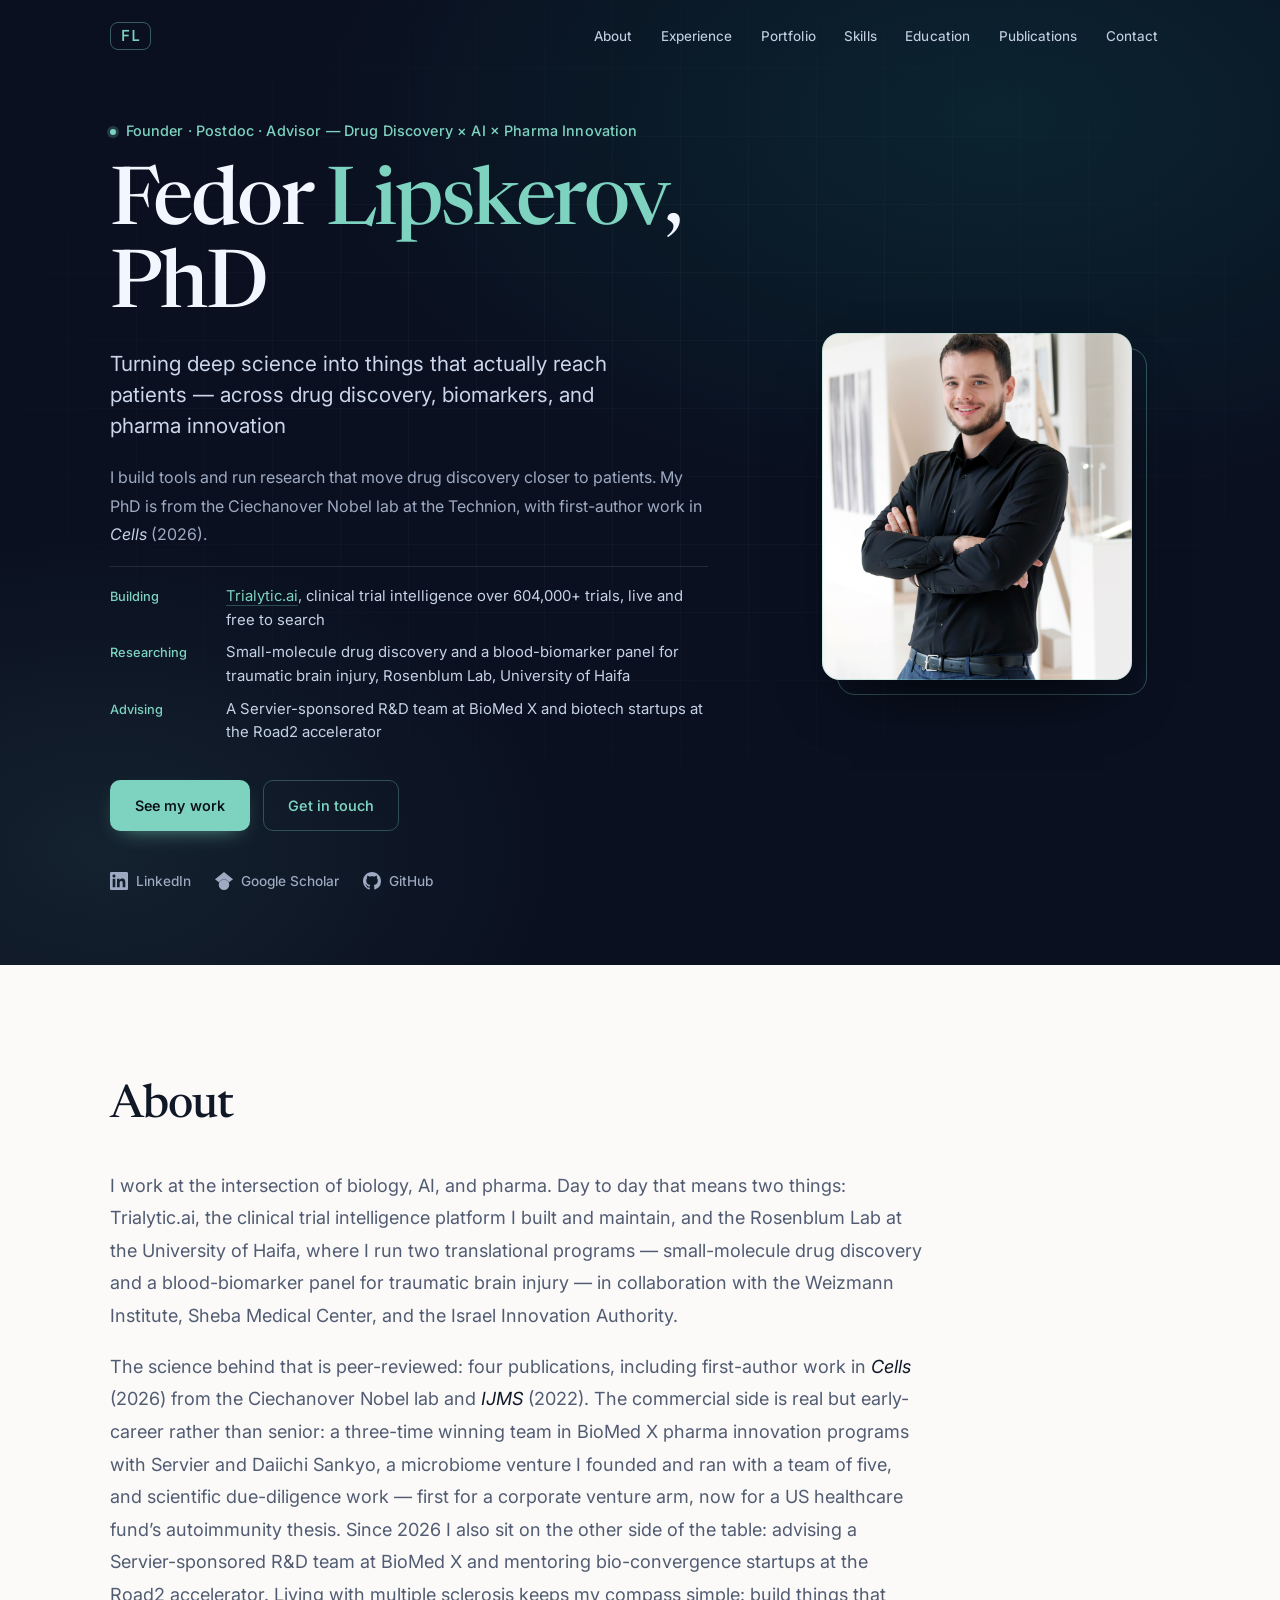
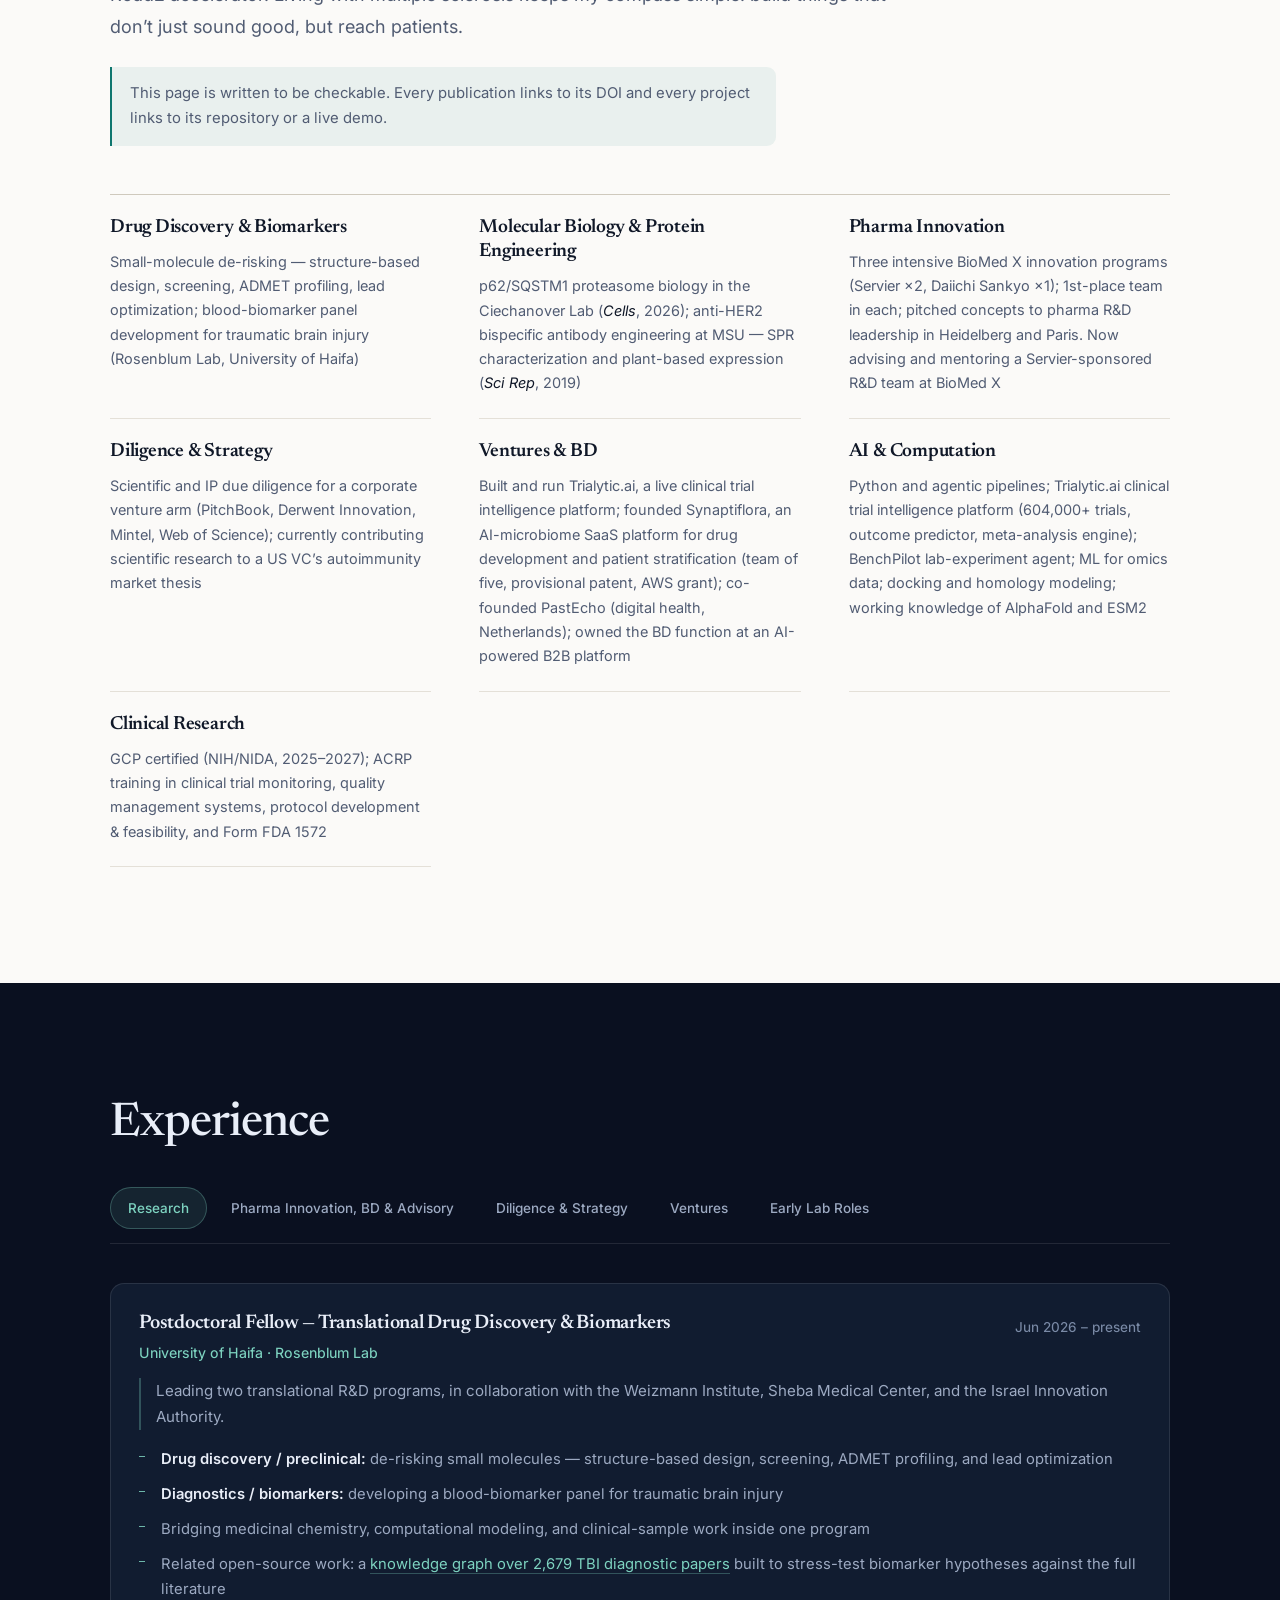
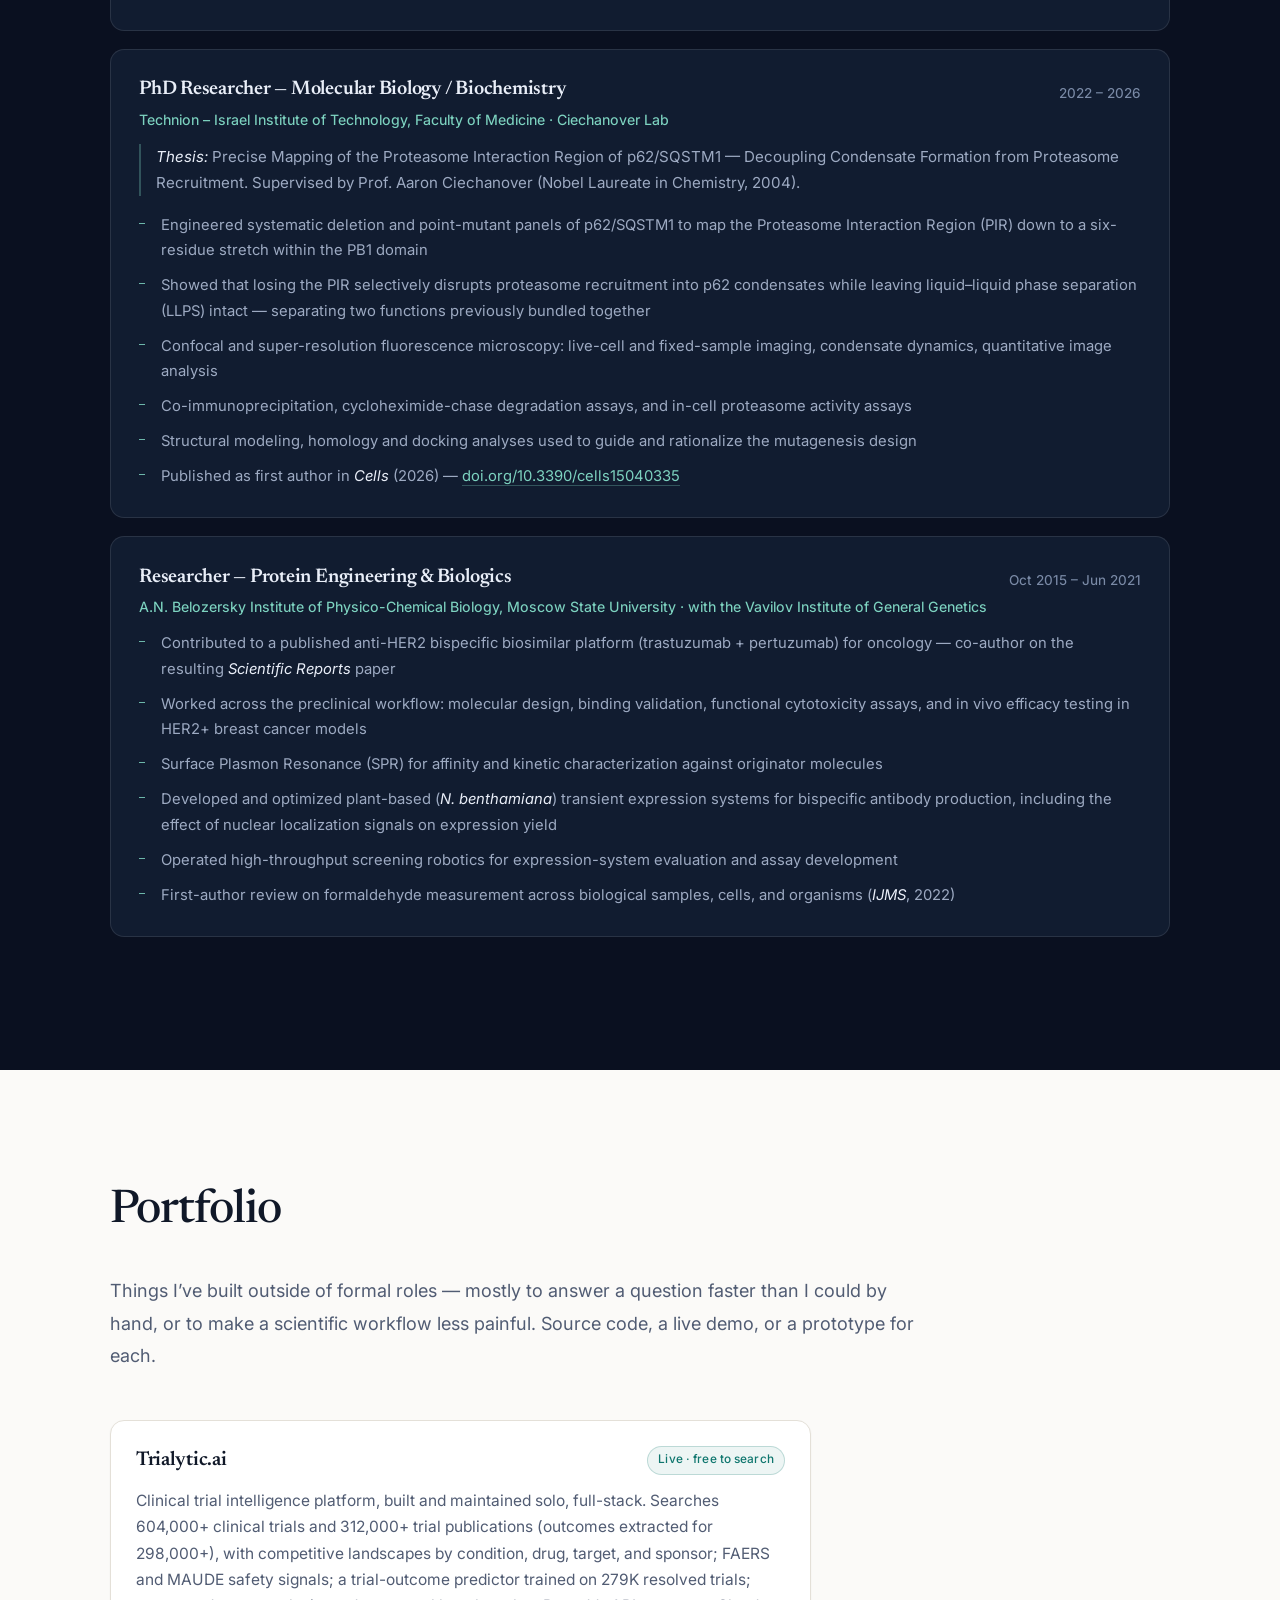
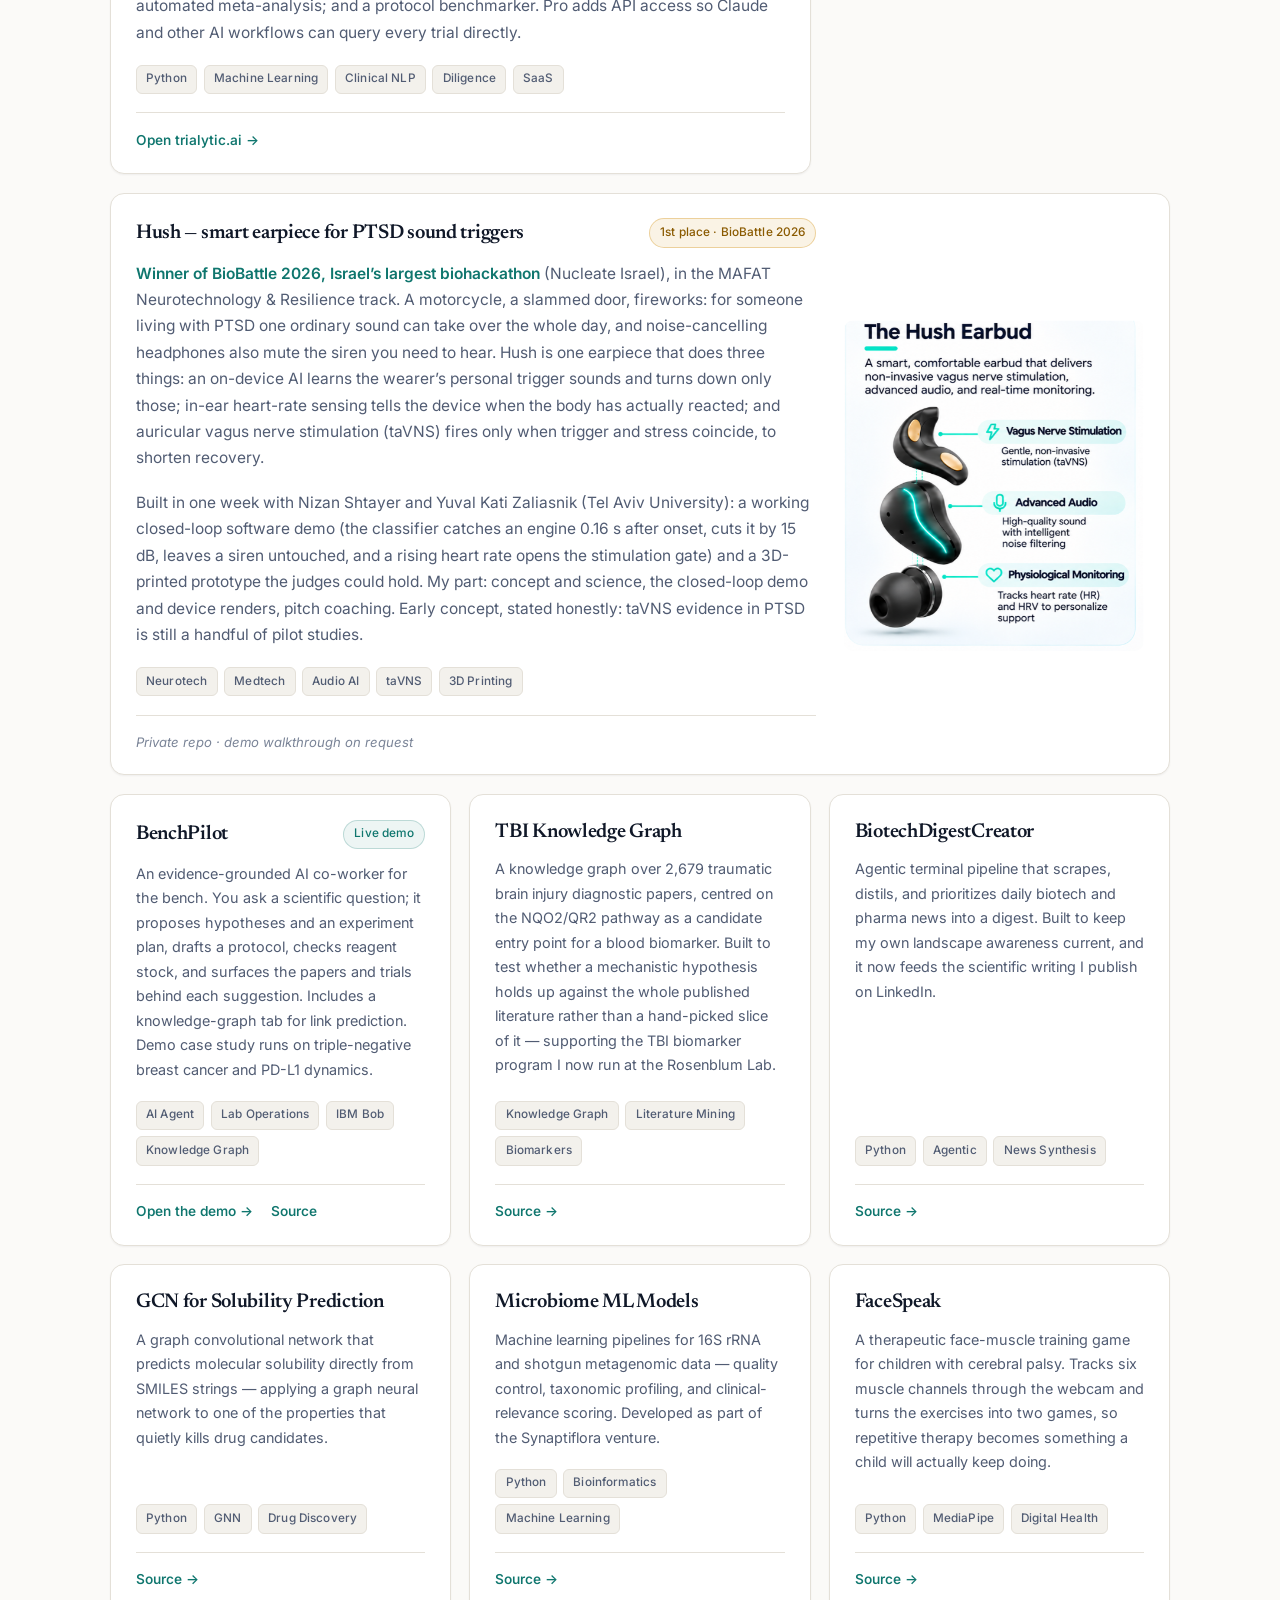
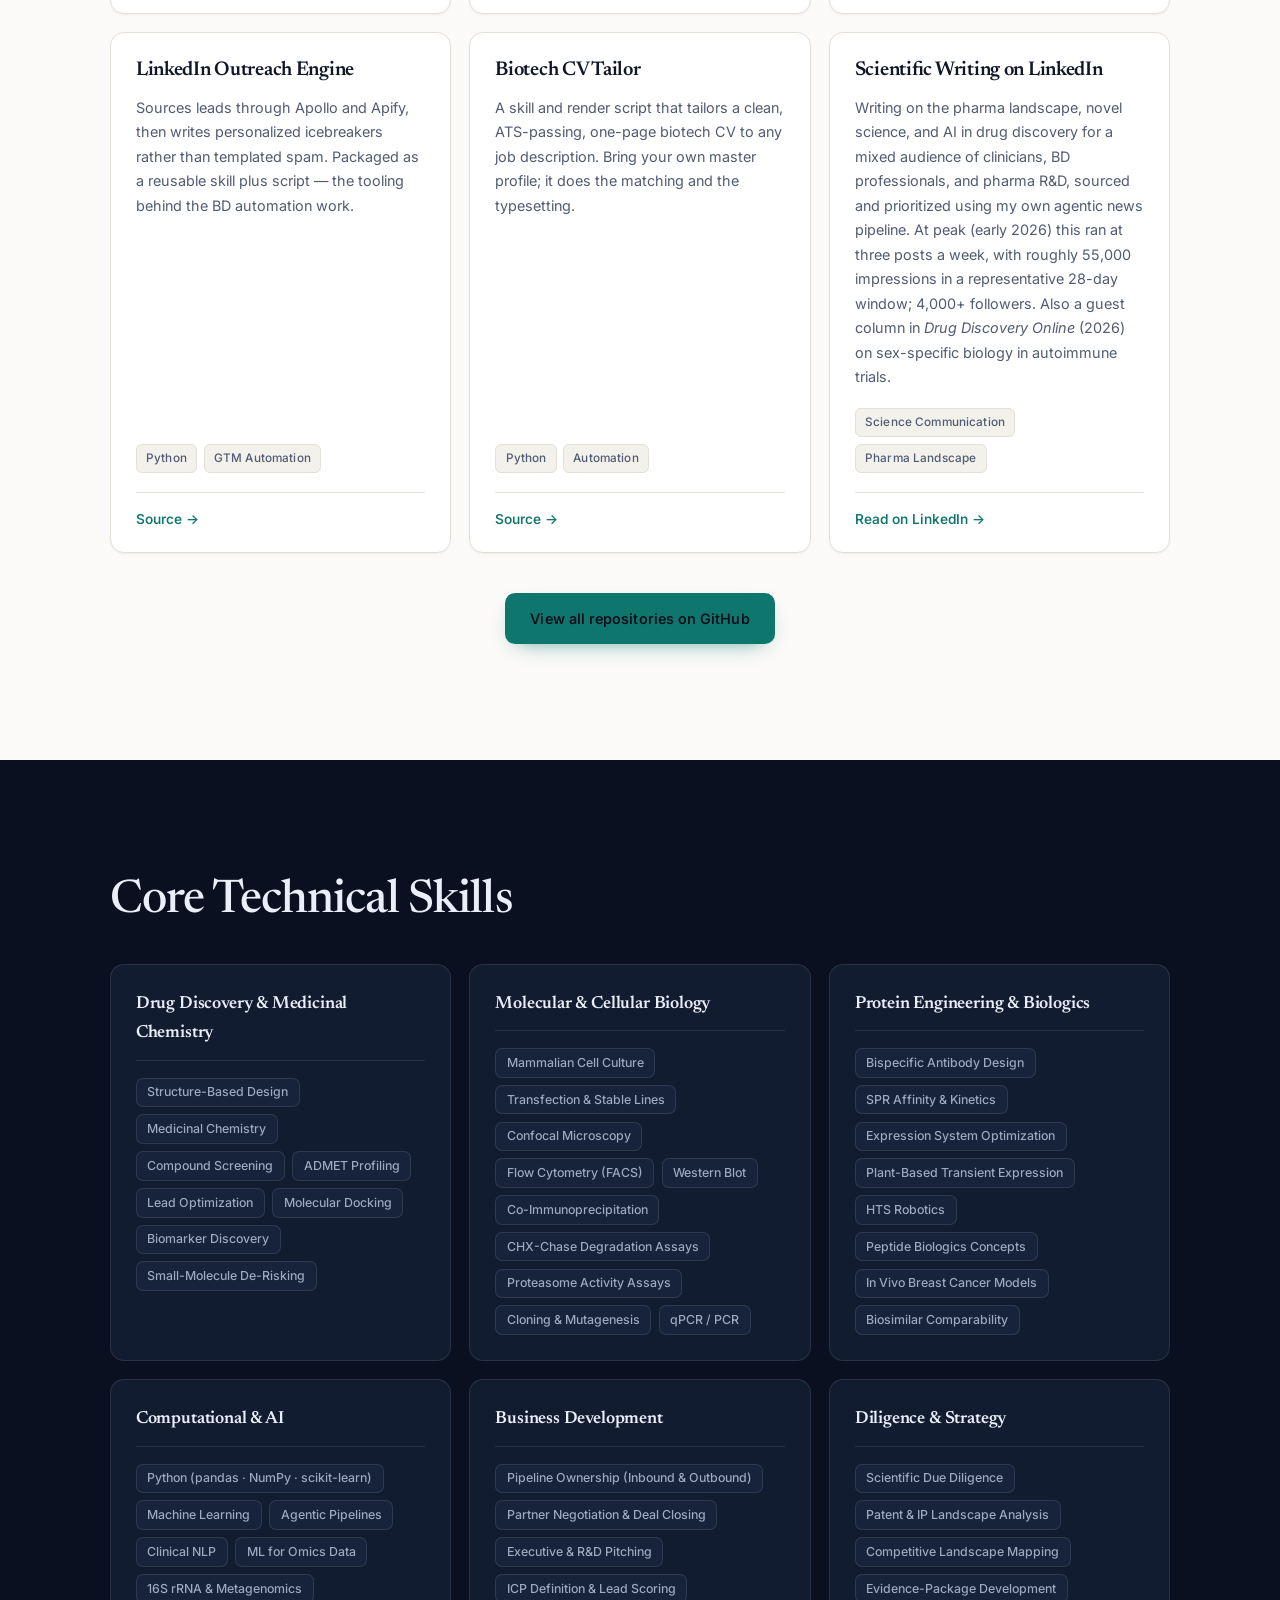
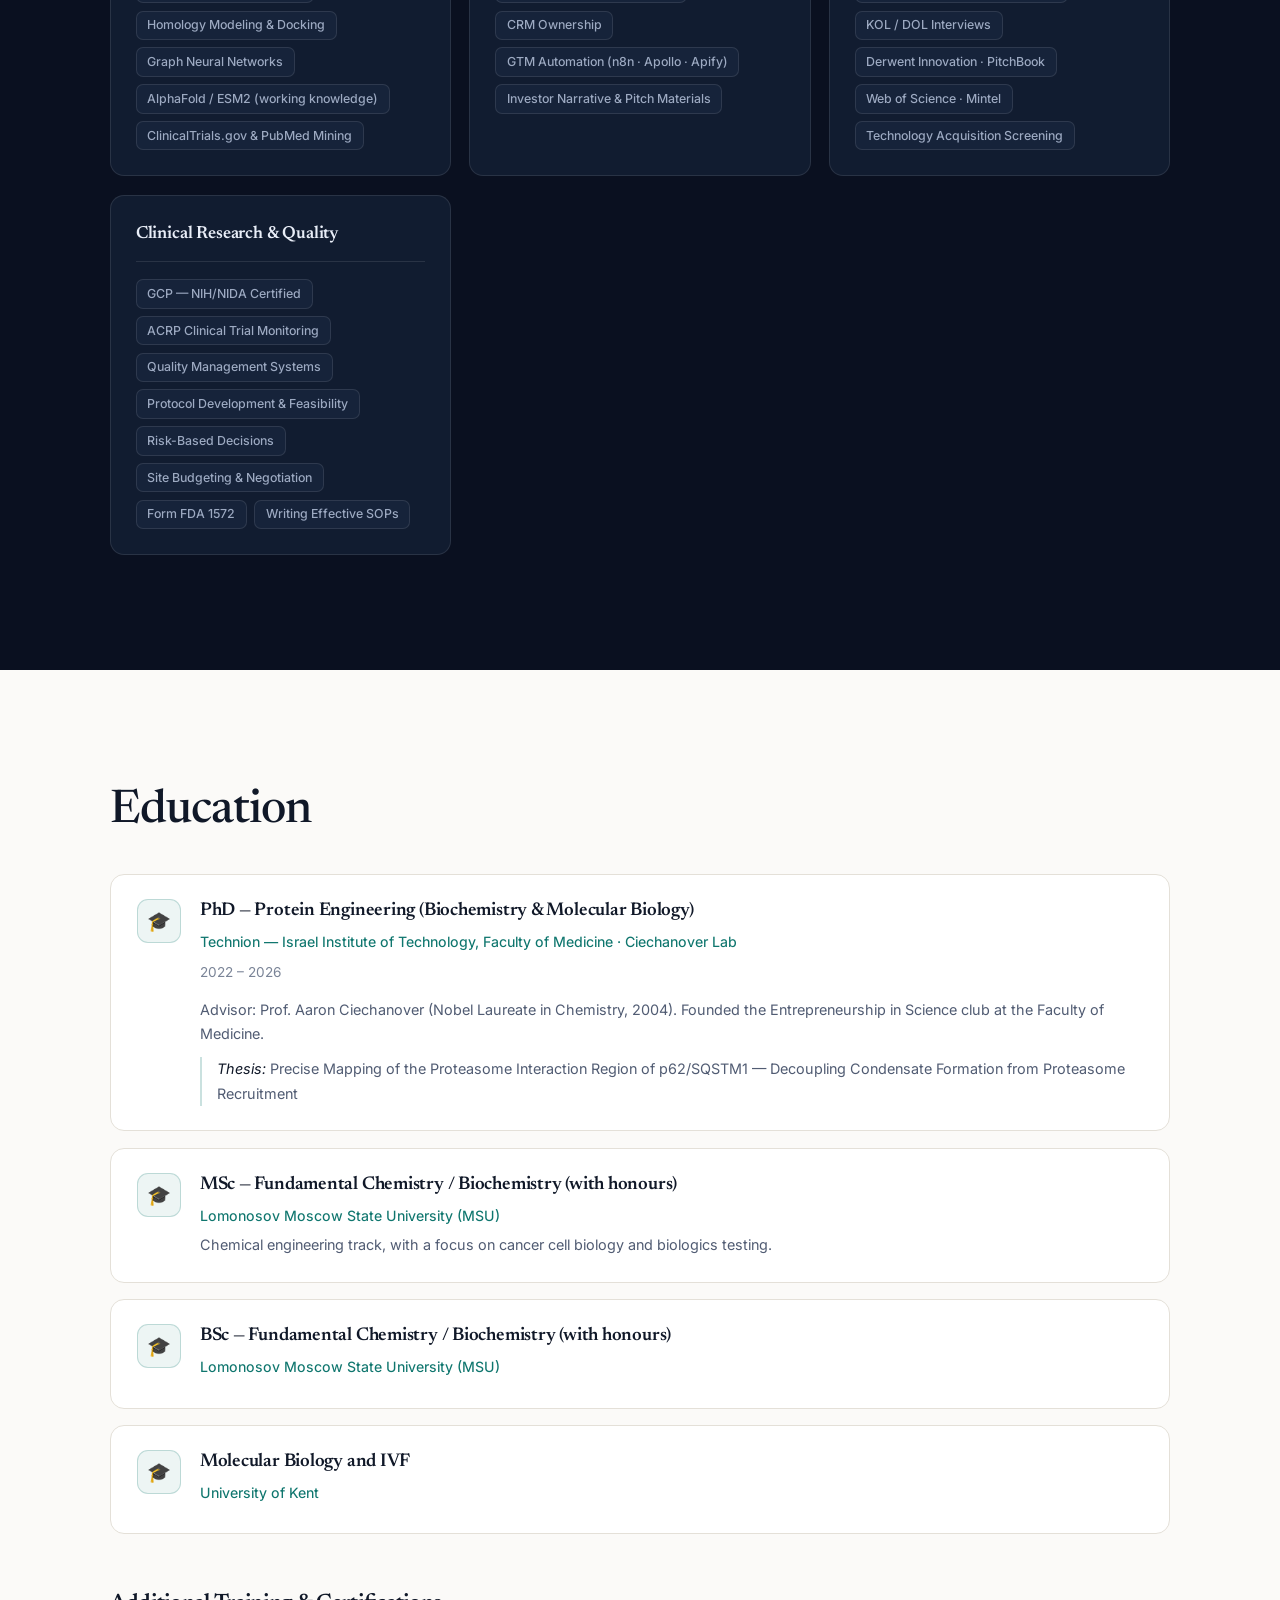
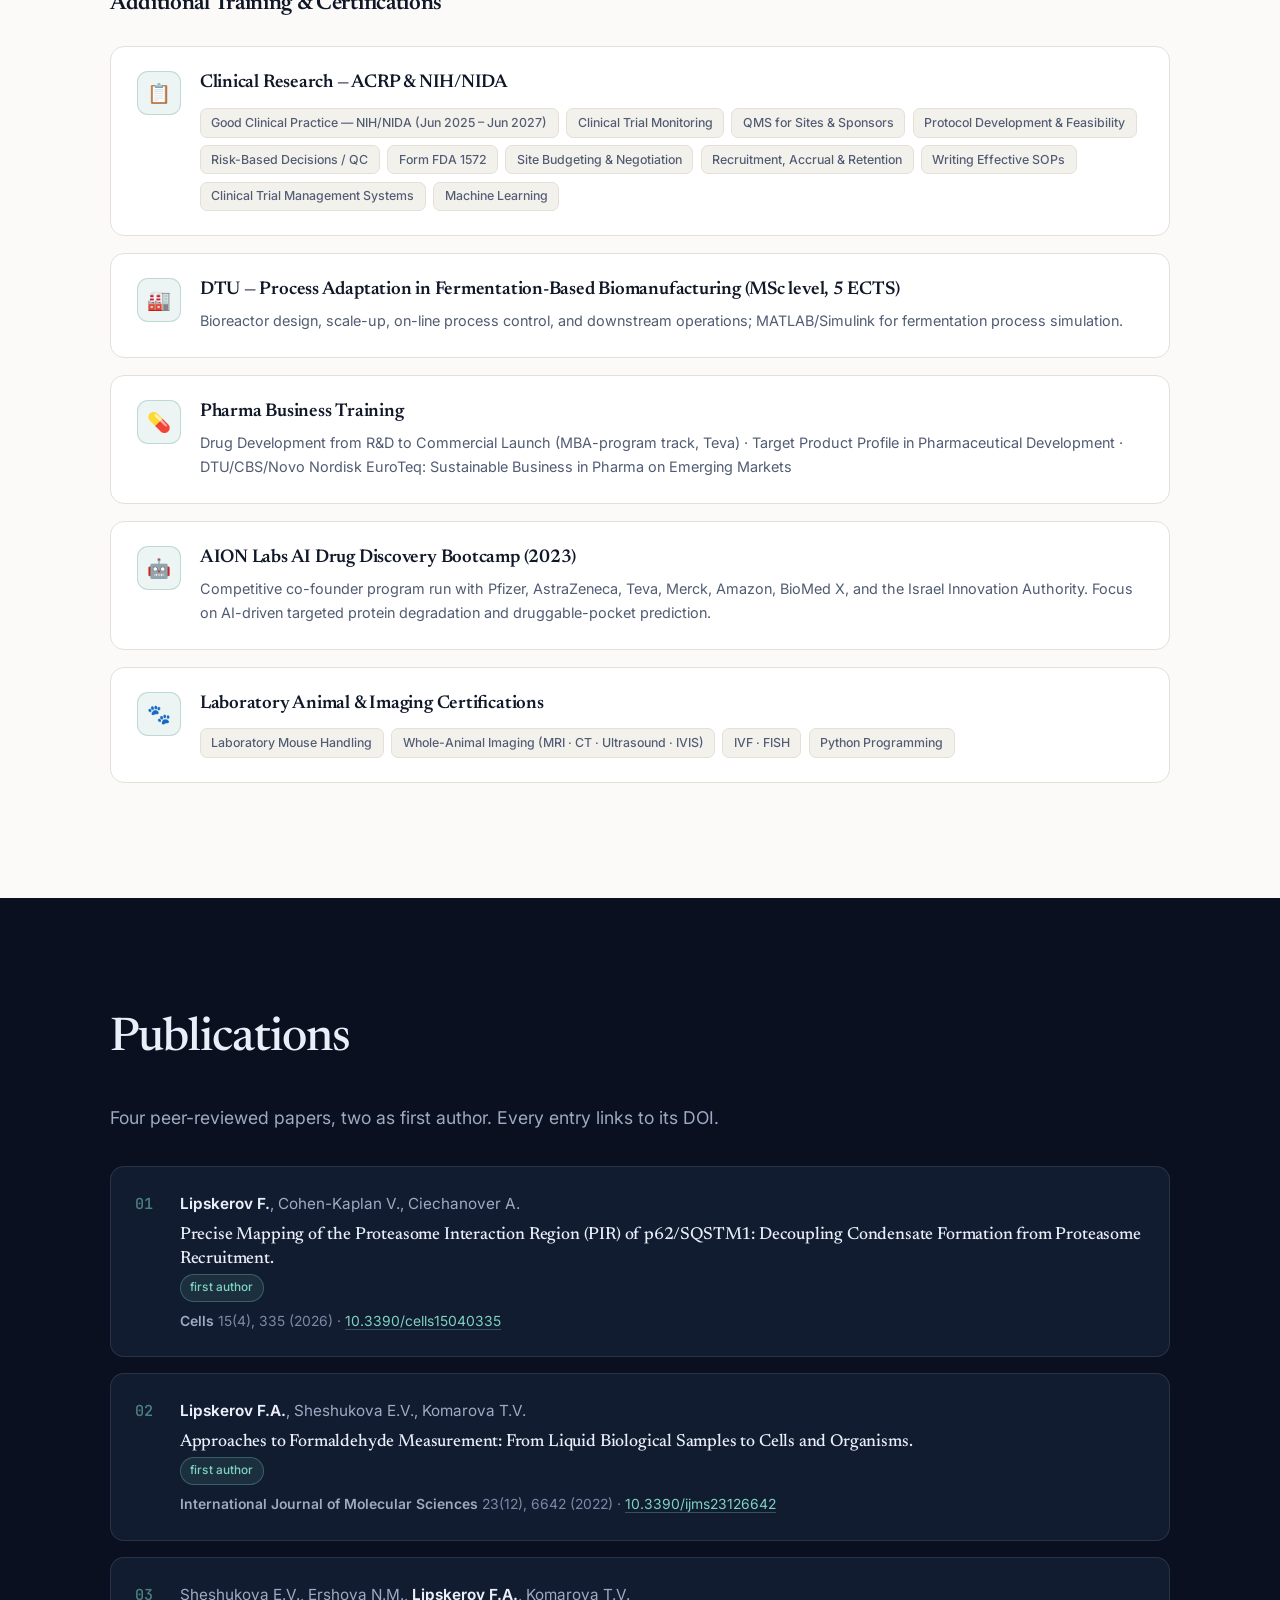
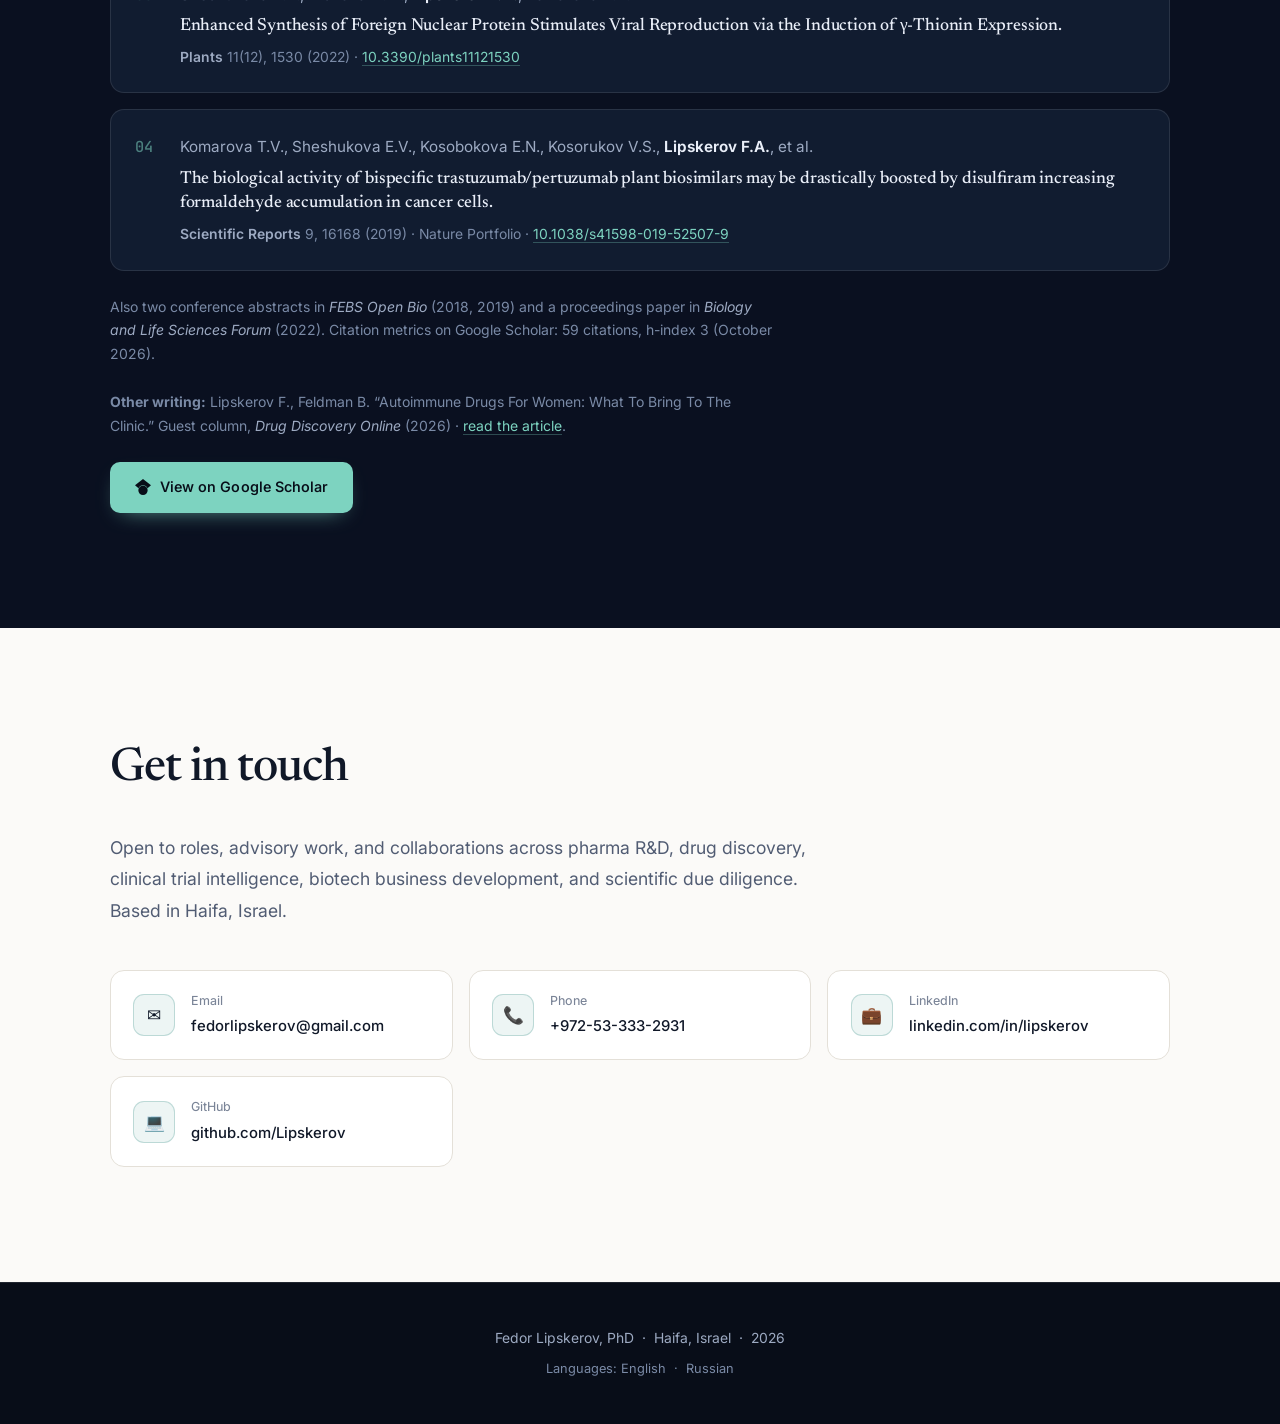
<file: index.html>
<!DOCTYPE html>
<html lang="en">
<head>
  <meta charset="UTF-8" />
  <meta name="viewport" content="width=device-width, initial-scale=1.0" />
  <title>Fedor Lipskerov, PhD – Founder · Postdoc · Advisor — Drug Discovery × AI × Pharma Innovation</title>
  <meta name="description" content="Fedor Lipskerov, PhD – founder of Trialytic.ai (clinical trial intelligence), postdoctoral fellow at the University of Haifa (Rosenblum Lab), and advisor to pharma R&amp;D teams and biotech startups. Drug discovery, biomarkers, AI, and pharma innovation. Haifa, Israel." />
  <link rel="stylesheet" href="style.css" />
  <link rel="preconnect" href="https://fonts.googleapis.com" />
  <link rel="preconnect" href="https://fonts.gstatic.com" crossorigin />
  <link href="https://fonts.googleapis.com/css2?family=Inter:wght@300..700&family=Newsreader:ital,opsz,wght@0,6..72,400..600;1,6..72,400&family=JetBrains+Mono:wght@400;500&display=swap" rel="stylesheet" />
</head>
<body>

  <div id="scrollProgress" aria-hidden="true"></div>

  <!-- ========== NAVBAR ========== -->
  <nav id="navbar">
    <div class="nav-container">
      <div class="nav-logo">FL</div>
      <ul class="nav-links" id="navLinks">
        <li><a href="#about">About</a></li>
        <li><a href="#experience">Experience</a></li>
        <li><a href="#portfolio">Portfolio</a></li>
        <li><a href="#skills">Skills</a></li>
        <li><a href="#education">Education</a></li>
        <li><a href="#publications">Publications</a></li>
        <li><a href="#contact">Contact</a></li>
      </ul>
      <button class="mobile-menu-btn" id="menuBtn" aria-label="Toggle menu">&#9776;</button>
    </div>
  </nav>

  <!-- ========== HERO ========== -->
  <section id="hero">
    <div class="hero-content">
      <div class="hero-text">
        <span class="hero-tag">Founder &middot; Postdoc &middot; Advisor &mdash; Drug Discovery &times; AI &times; Pharma Innovation</span>
        <h1>Fedor <span class="accent">Lipskerov</span>, PhD</h1>
        <p class="hero-subtitle">Turning deep science into things that actually reach patients &mdash; across drug discovery, biomarkers, and pharma innovation</p>
        <p class="hero-desc">
          I build tools and run research that move drug discovery closer to patients. My PhD is from the
          Ciechanover Nobel lab at the Technion, with first-author work in <em>Cells</em> (2026).
        </p>
        <dl class="hero-now">
          <div><dt>Building</dt><dd><a href="https://trialytic.ai/" target="_blank" rel="noopener" class="inline-link">Trialytic.ai</a>, clinical trial intelligence over 604,000+ trials, live and free to search</dd></div>
          <div><dt>Researching</dt><dd>Small-molecule drug discovery and a blood-biomarker panel for traumatic brain injury, Rosenblum Lab, University of Haifa</dd></div>
          <div><dt>Advising</dt><dd>A Servier-sponsored R&amp;D team at BioMed X and biotech startups at the Road2 accelerator</dd></div>
        </dl>
        <div class="hero-btns">
          <a href="#portfolio" class="btn btn-primary">See my work</a>
          <a href="#contact" class="btn btn-outline">Get in touch</a>
        </div>
        <div class="hero-socials">
          <a href="https://www.linkedin.com/in/lipskerov" target="_blank" rel="noopener" class="social-link">
            <svg viewBox="0 0 24 24" fill="currentColor" width="18" height="18" aria-hidden="true">
              <path d="M20.447 20.452h-3.554v-5.569c0-1.328-.027-3.037-1.852-3.037-1.853 0-2.136 1.445-2.136 2.939v5.667H9.351V9h3.414v1.561h.046c.477-.9 1.637-1.85 3.37-1.85 3.601 0 4.267 2.37 4.267 5.455v6.286zM5.337 7.433c-1.144 0-2.063-.926-2.063-2.065 0-1.138.92-2.063 2.063-2.063 1.14 0 2.064.925 2.064 2.063 0 1.139-.925 2.065-2.064 2.065zm1.782 13.019H3.555V9h3.564v11.452zM22.225 0H1.771C.792 0 0 .774 0 1.729v20.542C0 23.227.792 24 1.771 24h20.451C23.2 24 24 23.227 24 22.271V1.729C24 .774 23.2 0 22.222 0h.003z"/>
            </svg>
            LinkedIn
          </a>
          <a href="https://scholar.google.com/citations?user=RN_mG_8AAAAJ" target="_blank" rel="noopener" class="social-link">
            <svg viewBox="0 0 24 24" fill="currentColor" width="18" height="18" aria-hidden="true">
              <path d="M5.242 13.769L0 9.5 12 0l12 9.5-5.242 4.269C17.548 11.249 14.978 9.5 12 9.5c-2.977 0-5.548 1.748-6.758 4.269zM12 10a7 7 0 1 0 0 14 7 7 0 0 0 0-14z"/>
            </svg>
            Google Scholar
          </a>
          <a href="https://github.com/Lipskerov" target="_blank" rel="noopener" class="social-link">
            <svg viewBox="0 0 24 24" fill="currentColor" width="18" height="18" aria-hidden="true">
              <path d="M12 0C5.37 0 0 5.37 0 12c0 5.31 3.435 9.795 8.205 11.385.6.105.825-.255.825-.57 0-.285-.015-1.23-.015-2.235-3.015.555-3.795-.735-4.035-1.41-.135-.345-.72-1.41-1.23-1.695-.42-.225-1.02-.78-.015-.795.945-.015 1.62.87 1.845 1.23 1.08 1.815 2.805 1.305 3.495.99.105-.78.42-1.305.765-1.605-2.67-.3-5.46-1.335-5.46-5.925 0-1.305.465-2.385 1.23-3.225-.12-.3-.54-1.53.12-3.18 0 0 1.005-.315 3.3 1.23.96-.27 1.98-.405 3-.405s2.04.135 3 .405c2.295-1.56 3.3-1.23 3.3-1.23.66 1.65.24 2.88.12 3.18.765.84 1.23 1.905 1.23 3.225 0 4.605-2.805 5.625-5.475 5.925.435.375.81 1.095.81 2.22 0 1.605-.015 2.895-.015 3.3 0 .315.225.69.825.57A12.02 12.02 0 0024 12c0-6.63-5.37-12-12-12z"/>
            </svg>
            GitHub
          </a>
        </div>
      </div>

      <div class="hero-photo">
        <div class="photo-wrapper">
          <img src="photo.jpg" alt="Fedor Lipskerov" />
        </div>
      </div>
    </div>
    <div class="hero-bg-decoration" aria-hidden="true"></div>
  </section>

  <!-- ========== ABOUT ========== -->
  <section id="about">
    <div class="container">
      <h2 class="section-title">About</h2>
      <p class="about-lead">
        I work at the intersection of biology, AI, and pharma. Day to day that means two things: Trialytic.ai,
        the clinical trial intelligence platform I built and maintain, and the Rosenblum Lab at the University of
        Haifa, where I run two translational programs &mdash; small-molecule drug discovery and a blood-biomarker
        panel for traumatic brain injury &mdash; in collaboration with the Weizmann Institute, Sheba Medical Center,
        and the Israel Innovation Authority.
      </p>
      <p class="about-lead">
        The science behind that is peer-reviewed: four publications, including first-author work in <em>Cells</em>
        (2026) from the Ciechanover Nobel lab and <em>IJMS</em> (2022). The commercial side is real but
        early-career rather than senior: a three-time winning team in BioMed X pharma innovation programs with
        Servier and Daiichi Sankyo, a microbiome venture I founded and ran with a team of five, and scientific
        due-diligence work &mdash; first for a corporate venture arm, now for a US healthcare fund&rsquo;s
        autoimmunity thesis. Since 2026 I also sit on the other side of the table: advising a Servier-sponsored
        R&amp;D team at BioMed X and mentoring bio-convergence startups at the Road2 accelerator.
        Living with multiple sclerosis keeps my compass simple: build things that don&rsquo;t just sound good, but
        reach patients.
      </p>
      <p class="about-note">
        This page is written to be checkable. Every publication links to its DOI and every project links to its
        repository or a live demo.
      </p>
      <div class="expertise-grid">
        <div class="expertise-card fade-up">
          <h3>Drug Discovery &amp; Biomarkers</h3>
          <p>Small-molecule de-risking &mdash; structure-based design, screening, ADMET profiling, lead optimization; blood-biomarker panel development for traumatic brain injury (Rosenblum Lab, University of Haifa)</p>
        </div>
        <div class="expertise-card fade-up">
          <h3>Molecular Biology &amp; Protein Engineering</h3>
          <p>p62/SQSTM1 proteasome biology in the Ciechanover Lab (<em>Cells</em>, 2026); anti-HER2 bispecific antibody engineering at MSU &mdash; SPR characterization and plant-based expression (<em>Sci Rep</em>, 2019)</p>
        </div>
        <div class="expertise-card fade-up">
          <h3>Pharma Innovation</h3>
          <p>Three intensive BioMed X innovation programs (Servier &times;2, Daiichi Sankyo &times;1); 1st-place team in each; pitched concepts to pharma R&amp;D leadership in Heidelberg and Paris. Now advising and mentoring a Servier-sponsored R&amp;D team at BioMed X</p>
        </div>
        <div class="expertise-card fade-up">
          <h3>Diligence &amp; Strategy</h3>
          <p>Scientific and IP due diligence for a corporate venture arm (PitchBook, Derwent Innovation, Mintel, Web of Science); currently contributing scientific research to a US VC&rsquo;s autoimmunity market thesis</p>
        </div>
        <div class="expertise-card fade-up">
          <h3>Ventures &amp; BD</h3>
          <p>Built and run Trialytic.ai, a live clinical trial intelligence platform; founded Synaptiflora, an AI-microbiome SaaS platform for drug development and patient stratification (team of five, provisional patent, AWS grant); co-founded PastEcho (digital health, Netherlands); owned the BD function at an AI-powered B2B platform</p>
        </div>
        <div class="expertise-card fade-up">
          <h3>AI &amp; Computation</h3>
          <p>Python and agentic pipelines; Trialytic.ai clinical trial intelligence platform (604,000+ trials, outcome predictor, meta-analysis engine); BenchPilot lab-experiment agent; ML for omics data; docking and homology modeling; working knowledge of AlphaFold and ESM2</p>
        </div>
        <div class="expertise-card fade-up">
          <h3>Clinical Research</h3>
          <p>GCP certified (NIH/NIDA, 2025&ndash;2027); ACRP training in clinical trial monitoring, quality management systems, protocol development &amp; feasibility, and Form FDA 1572</p>
        </div>
      </div>
    </div>
  </section>

  <!-- ========== EXPERIENCE ========== -->
  <section id="experience" class="section-dark">
    <div class="container">
      <h2 class="section-title">Experience</h2>

      <div class="experience-tabs" role="tablist">
        <button class="tab-btn active" data-tab="research" role="tab" aria-selected="true">Research</button>
        <button class="tab-btn" data-tab="bd" role="tab" aria-selected="false">Pharma Innovation, BD &amp; Advisory</button>
        <button class="tab-btn" data-tab="diligence" role="tab" aria-selected="false">Diligence &amp; Strategy</button>
        <button class="tab-btn" data-tab="ventures" role="tab" aria-selected="false">Ventures</button>
        <button class="tab-btn" data-tab="earlylab" role="tab" aria-selected="false">Early Lab Roles</button>
      </div>

      <div class="tab-content">

        <!-- Research -->
        <div class="tab-panel active" id="tab-research" role="tabpanel">
          <div class="experience-item fade-up">
            <div class="exp-header">
              <div>
                <h3>Postdoctoral Fellow &mdash; Translational Drug Discovery &amp; Biomarkers</h3>
                <span class="exp-org">University of Haifa &middot; Rosenblum Lab</span>
              </div>
              <span class="exp-date">Jun 2026 &ndash; present</span>
            </div>
            <p class="exp-desc">Leading two translational R&amp;D programs, in collaboration with the Weizmann Institute, Sheba Medical Center, and the Israel Innovation Authority.</p>
            <ul class="exp-list">
              <li><strong>Drug discovery / preclinical:</strong> de-risking small molecules &mdash; structure-based design, screening, ADMET profiling, and lead optimization</li>
              <li><strong>Diagnostics / biomarkers:</strong> developing a blood-biomarker panel for traumatic brain injury</li>
              <li>Bridging medicinal chemistry, computational modeling, and clinical-sample work inside one program</li>
              <li>Related open-source work: a <a href="#portfolio" class="inline-link">knowledge graph over 2,679 TBI diagnostic papers</a> built to stress-test biomarker hypotheses against the full literature</li>
            </ul>
          </div>
          <div class="experience-item fade-up">
            <div class="exp-header">
              <div>
                <h3>PhD Researcher &mdash; Molecular Biology / Biochemistry</h3>
                <span class="exp-org">Technion &ndash; Israel Institute of Technology, Faculty of Medicine &middot; Ciechanover Lab</span>
              </div>
              <span class="exp-date">2022 &ndash; 2026</span>
            </div>
            <p class="exp-desc"><em>Thesis:</em> Precise Mapping of the Proteasome Interaction Region of p62/SQSTM1 &mdash; Decoupling Condensate Formation from Proteasome Recruitment. Supervised by Prof. Aaron Ciechanover (Nobel Laureate in Chemistry, 2004).</p>
            <ul class="exp-list">
              <li>Engineered systematic deletion and point-mutant panels of p62/SQSTM1 to map the Proteasome Interaction Region (PIR) down to a six-residue stretch within the PB1 domain</li>
              <li>Showed that losing the PIR selectively disrupts proteasome recruitment into p62 condensates while leaving liquid&ndash;liquid phase separation (LLPS) intact &mdash; separating two functions previously bundled together</li>
              <li>Confocal and super-resolution fluorescence microscopy: live-cell and fixed-sample imaging, condensate dynamics, quantitative image analysis</li>
              <li>Co-immunoprecipitation, cycloheximide-chase degradation assays, and in-cell proteasome activity assays</li>
              <li>Structural modeling, homology and docking analyses used to guide and rationalize the mutagenesis design</li>
              <li>Published as first author in <em>Cells</em> (2026) &mdash; <a href="https://doi.org/10.3390/cells15040335" target="_blank" rel="noopener" class="inline-link">doi.org/10.3390/cells15040335</a></li>
            </ul>
          </div>
          <div class="experience-item fade-up">
            <div class="exp-header">
              <div>
                <h3>Researcher &mdash; Protein Engineering &amp; Biologics</h3>
                <span class="exp-org">A.N. Belozersky Institute of Physico-Chemical Biology, Moscow State University &middot; with the Vavilov Institute of General Genetics</span>
              </div>
              <span class="exp-date">Oct 2015 &ndash; Jun 2021</span>
            </div>
            <ul class="exp-list">
              <li>Contributed to a published anti-HER2 bispecific biosimilar platform (trastuzumab + pertuzumab) for oncology &mdash; co-author on the resulting <em>Scientific Reports</em> paper</li>
              <li>Worked across the preclinical workflow: molecular design, binding validation, functional cytotoxicity assays, and in vivo efficacy testing in HER2+ breast cancer models</li>
              <li>Surface Plasmon Resonance (SPR) for affinity and kinetic characterization against originator molecules</li>
              <li>Developed and optimized plant-based (<em>N. benthamiana</em>) transient expression systems for bispecific antibody production, including the effect of nuclear localization signals on expression yield</li>
              <li>Operated high-throughput screening robotics for expression-system evaluation and assay development</li>
              <li>First-author review on formaldehyde measurement across biological samples, cells, and organisms (<em>IJMS</em>, 2022)</li>
            </ul>
          </div>
        </div>

        <!-- Pharma Innovation, BD & Advisory -->
        <div class="tab-panel" id="tab-bd" role="tabpanel">
          <div class="experience-item fade-up">
            <div class="exp-header">
              <div>
                <h3>Scientific Innovator &amp; Pharma Team Advisor &mdash; Pharma Innovation Programs</h3>
                <span class="exp-org">BioMed X Institute &middot; Servier (&times;2, Heidelberg &amp; Paris) &middot; Daiichi Sankyo (&times;1, Heidelberg)</span>
              </div>
              <span class="exp-date">2023 &ndash; 2026</span>
            </div>
            <p class="exp-desc">Three competitive, month-long innovation bootcamps run by BioMed X with pharma partners. <strong class="hl">My team placed 1st in all three</strong>, and each win seeded an internal pharma team at ~&euro;1M/year. Since 2026 I advise one of those teams.</p>
            <ul class="exp-list">
              <li><strong>Servier &mdash; autoimmunity (Apr 2024, Heidelberg):</strong> co-developed a diagnostic platform concept for autoimmune disease; explored scientific feasibility, clinical need, and development pathways. Team awarded 1st place for scientific feasibility</li>
              <li><strong>Daiichi Sankyo &mdash; oncology (May 2025, Heidelberg):</strong> contributed to the scientific concept and strategy for a peptide-based bispecific biologics platform targeting solid tumors; helped design the in silico, in vitro, and in vivo validation approach</li>
              <li><strong>Servier &mdash; next-gen AI platforms (Nov 2025, Paris):</strong> developed a computational strategy for predicting dual-epitope engagement in bispecific antibody engineering; contributed scientific modeling and concept development</li>
              <li>Presented final pitches directly to senior pharma R&amp;D leadership; worked in international, interdisciplinary teams mentored by pharma scientists</li>
              <li>Core skill practised throughout: turning a technical concept into a decision-ready case for people who fund it</li>
              <li><strong>Pharma Team Advisor &amp; Mentor (2026 &ndash; present, remote):</strong> advising an early-stage, Servier-sponsored R&amp;D team at BioMed X on scientific strategy, development sequencing, milestone planning, and pitch readiness for pharma R&amp;D and executive leadership; pressure-testing assumptions, evidence packages, and differentiation ahead of partner review and follow-on funding decisions</li>
            </ul>
          </div>
          <div class="experience-item fade-up">
            <div class="exp-header">
              <div>
                <h3>Startup Mentor &mdash; Bio-Convergence Accelerator</h3>
                <span class="exp-org">Road2 Innovation &middot; Karmiel, Israel (pro bono)</span>
              </div>
              <span class="exp-date">Jun 2026 &ndash; present</span>
            </div>
            <ul class="exp-list">
              <li>Mentoring early-stage biotech and bio-convergence startups in Road2&rsquo;s two-month accelerator program on commercialization strategy, product-market fit, investor narrative, and go-to-market sequencing</li>
              <li>Challenging scientific and business assumptions and supporting teams in translating innovative science into viable ventures, through to Demo Day</li>
            </ul>
          </div>
          <div class="experience-item fade-up">
            <div class="exp-header">
              <div>
                <h3>Business Development Manager</h3>
                <span class="exp-org">Autoboom &mdash; AI-powered B2B platform</span>
              </div>
              <span class="exp-date">2024 &ndash; 2025</span>
            </div>
            <p class="exp-desc">First BD hire responsibilities: owned the function end to end rather than a single stage of it.</p>
            <ul class="exp-list">
              <li>Owned inbound and outbound pipeline, customer-facing partner negotiation, and deal closing</li>
              <li>Signed 5+ strategic partnership agreements and grew the active client base substantially over the engagement</li>
              <li>Built an agentic outbound system on n8n (Claude / GPT, Apollo, Apify, PhantomBuster) for lead qualification, ICP scoring, multi-step outreach sequencing, and CRM updates &mdash; removing most of the manual pipeline work</li>
              <li>Learned the commercial motion from the operator side: qualification, objection handling, pricing conversations, and follow-through</li>
            </ul>
          </div>
          <div class="experience-item fade-up">
            <div class="exp-header">
              <div>
                <h3>Co-Founder Candidate &mdash; AI Drug Discovery Bootcamp</h3>
                <span class="exp-org">AION Labs &middot; Pfizer &middot; AstraZeneca &middot; Teva &middot; Merck &middot; Amazon &middot; BioMed X &middot; Israel Innovation Authority</span>
              </div>
              <span class="exp-date">Jun 2023</span>
            </div>
            <ul class="exp-list">
              <li>Selected for AION Labs&rsquo; competitive co-founder program, a joint venture spanning global pharma and tech</li>
              <li>Contributed to machine-learning strategies for predicting E3 ligase &ndash; molecular glue &ndash; protein-of-interest triads for targeted protein degradation</li>
              <li>Contributed frameworks for AI-driven druggable protein-pocket prediction</li>
              <li>Helped present the final pitch to pharma executives; collaborated with computational biologists and pharma mentors</li>
            </ul>
          </div>
        </div>

        <!-- Diligence & Strategy -->
        <div class="tab-panel" id="tab-diligence" role="tabpanel">
          <div class="experience-item fade-up">
            <div class="exp-header">
              <div>
                <h3>Founding Science Fellow</h3>
                <span class="exp-org">The Autoimmune Fund (US) &mdash; <em>The Immune Decade: 2026 Report</em></span>
              </div>
              <span class="exp-date">May 2026 &ndash; present</span>
            </div>
            <p class="exp-desc">Scientific diligence and market analysis across the autoimmunity field, contributing to the fund&rsquo;s first published market thesis &mdash; turning clinical and biological evidence into investment-grade theses for LPs and pharma R&amp;D.</p>
            <ul class="exp-list">
              <li>Coverage spanning therapeutics, diagnostics, bioelectric medicine, AI immune mapping, women&rsquo;s health, and longevity investing</li>
              <li>Scientific diligence work: literature review, company profiling, evidence-package development, convergence scoring, and source verification of biological and clinical claims</li>
              <li>Translating mechanism, comparator landscape, and clinical-relevance detail into investor-grade scientific narrative</li>
              <li>KOL engagement &mdash; structured interviews with Prof. Raanan Shamir (Schneider Children&rsquo;s Medical Center), Prof. Alessio Fasano (Massachusetts General Hospital), and Prof. Detlef Schuppan (Mainz)</li>
              <li>Emphasis on mechanism strength, molecular subtyping, and what those imply for autoimmune investing</li>
              <li>Co-author, with Bonnie Feldman, of the guest column <a href="https://www.drugdiscoveryonline.com/doc/autoimmune-drugs-for-women-what-to-bring-to-the-clinic-0001" target="_blank" rel="noopener" class="inline-link">&ldquo;Autoimmune Drugs For Women: What To Bring To The Clinic&rdquo;</a> in <em>Drug Discovery Online</em> (2026), based on an analysis of 17,000+ autoimmune trials in Trialytic.ai</li>
            </ul>
          </div>
          <div class="experience-item fade-up">
            <div class="exp-header">
              <div>
                <h3>Associate &mdash; Biotech &amp; FoodTech Startup Screening</h3>
                <span class="exp-org">EFKO Group &mdash; corporate venture and strategic investment</span>
              </div>
              <span class="exp-date">Mar 2021 &ndash; Apr 2022</span>
            </div>
            <p class="exp-desc">Corporate-venture screening role covering both investment and technology-acquisition decisions.</p>
            <ul class="exp-list">
              <li>Analysed early- and growth-stage biotech and life-science companies, with a focus on cultured meat &mdash; cell culture technology for muscle fibre and nutritional components</li>
              <li>Patent and IP analysis to identify intellectual property trends and white space in the field</li>
              <li>Reviewed and synthesized scientific literature to judge how genuinely novel a startup&rsquo;s claim was</li>
              <li>Evaluated economic data to assess viability, growth potential, and strategic fit; built competitive landscape analyses</li>
              <li>Worked across Web of Science, Derwent Innovation, PitchBook, and Mintel</li>
              <li>Fed market and technology-trend analysis into strategic decision-making with R&amp;D and finance teams</li>
            </ul>
          </div>
          <div class="experience-item fade-up">
            <div class="exp-header">
              <div>
                <h3>Diligence Tooling &mdash; Built For My Own Workflow</h3>
              </div>
            </div>
            <ul class="exp-list">
              <li><strong>Trialytic.ai:</strong> live clinical trial intelligence platform over 604,000+ clinical trials and 312,000+ trial publications, used for asset diligence, sponsor benchmarking, and competitive landscape mapping &mdash; <a href="https://trialytic.ai/" target="_blank" rel="noopener" class="inline-link">trialytic.ai</a></li>
              <li><strong>TBI knowledge graph:</strong> structured 2,679 traumatic brain injury diagnostic papers to test the NQO2/QR2 pathway as a blood-biomarker entry point</li>
              <li><strong>BiotechDigestCreator:</strong> agentic pipeline that scrapes and synthesizes daily biotech and pharma news, keeping landscape awareness current</li>
              <li>See the <a href="#portfolio" class="inline-link">Portfolio</a> section for details and source code</li>
            </ul>
          </div>
        </div>

        <!-- Ventures -->
        <div class="tab-panel" id="tab-ventures" role="tabpanel">
          <div class="experience-item fade-up">
            <div class="exp-header">
              <div>
                <h3>Founder &amp; Chief Science Officer</h3>
                <span class="exp-org">Synaptiflora &mdash; AI microbiome intelligence platform (Israel)</span>
              </div>
              <span class="exp-date">Oct 2023 &ndash; Jun 2026</span>
            </div>
            <ul class="exp-list">
              <li>Founded and led an early-stage AI SaaS biotech focused on human microbiome intelligence for drug discovery and patient stratification; built and supervised a cross-functional team of five scientists</li>
              <li>Focused the science on colorectal cancer stratification and treatment-response prediction, integrating large-scale microbiome datasets to identify predictive biomarkers for clinical decision support</li>
              <li>Shaped product positioning, go-to-market strategy, and partnership outreach</li>
              <li>Filed a provisional patent and secured an AWS grant for cloud and computational development</li>
              <li>Designed bioinformatic and ML pipelines for 16S rRNA and shotgun metagenomic data &mdash; QC, taxonomic profiling, and clinical-relevance interpretation</li>
              <li>Built the investor narrative and pitch materials; engaged accelerators and VC networks</li>
              <li>Ran collaboration and feedback conversations with academic and pharma R&amp;D groups across Israel, Europe, and the US</li>
            </ul>
          </div>
          <div class="experience-item fade-up">
            <div class="exp-header">
              <div>
                <h3>Co-Founder</h3>
                <span class="exp-org">PastEcho &mdash; digital health for dementia care (Netherlands)</span>
              </div>
              <span class="exp-date">2022 &ndash; 2023</span>
            </div>
            <ul class="exp-list">
              <li>Co-founded a venture designing an AI platform that translates speech and facial cues into emotional-state maps, so carers can respond to dementia patients earlier and better</li>
              <li>Conducted field research in elderly care homes, working directly with physicians, nurses, and caregivers on interaction and empathy loops</li>
              <li>Ran an end-user pilot with elderly patients and care staff through a Dutch nursing-home partnership</li>
              <li>Led the scientific framing, regulatory positioning, and pilot strategy; navigated the EU healthcare-system context</li>
            </ul>
          </div>
        </div>

        <!-- Early Lab Roles -->
        <div class="tab-panel" id="tab-earlylab" role="tabpanel">
          <p class="panel-note">Earlier hands-on roles from the start of my career. Listed for the bench and QC skills they built, at the scope they actually had.</p>
          <div class="experience-item fade-up">
            <div class="exp-header">
              <div>
                <h3>Biotechnology Intern &mdash; Industrial Enzyme Production</h3>
                <span class="exp-org">EFKO Group &mdash; phospholipase enzyme plant</span>
              </div>
              <span class="exp-date">Mar &ndash; Jul 2021</span>
            </div>
            <ul class="exp-list">
              <li>Advanced training across the full production chain: on-site laboratory, small bioreactors, and full-scale enzyme production</li>
              <li>Worked on modifying yeast expression systems for more cost-effective production of a food-industry enzyme</li>
              <li>Gained practical understanding of how biotechnological production actually runs day to day, including QC checkpoints and batch consistency</li>
              <li>Later complemented by DTU MSc-level coursework in fermentation-based biomanufacturing (bioreactor design, scale-up, process control)</li>
            </ul>
          </div>
          <div class="experience-item fade-up">
            <div class="exp-header">
              <div>
                <h3>Doctor&rsquo;s Laboratory Assistant &mdash; Veterinary Diagnostics</h3>
                <span class="exp-org">NeoVet, Moscow</span>
              </div>
              <span class="exp-date">Nov 2018 &ndash; Aug 2019</span>
            </div>
            <ul class="exp-list">
              <li>Animal blood and biomaterial sampling techniques</li>
              <li>Complete blood counts and blood biochemistry panels</li>
              <li>Detailed microscopy of urine and faeces; identification of parasite species</li>
              <li>ELISA for diagnostic purposes</li>
              <li>Built the habits that matter later: aseptic handling, sample chain-of-custody, and reading a result against the clinical picture rather than in isolation</li>
            </ul>
          </div>
        </div>

      </div><!-- end tab-content -->
    </div>
  </section>

  <!-- ========== PORTFOLIO ========== -->
  <section id="portfolio">
    <div class="container">
      <h2 class="section-title">Portfolio</h2>
      <p class="about-lead">
        Things I&rsquo;ve built outside of formal roles &mdash; mostly to answer a question faster than I could by hand,
        or to make a scientific workflow less painful. Source code, a live demo, or a prototype for each.
      </p>

      <div class="project-grid">

        <article class="project-card featured fade-up">
          <div class="project-head">
            <h3 class="project-title">Trialytic.ai</h3>
            <span class="project-badge live">Live &middot; free to search</span>
          </div>
          <p class="project-desc">
            Clinical trial intelligence platform, built and maintained solo, full-stack. Searches 604,000+ clinical
            trials and 312,000+ trial publications (outcomes extracted for 298,000+), with competitive landscapes by
            condition, drug, target, and sponsor; FAERS and MAUDE safety signals; a trial-outcome predictor trained
            on 279K resolved trials; automated meta-analysis; and a protocol benchmarker. Pro adds API access so
            Claude and other AI workflows can query every trial directly.
          </p>
          <div class="project-tags">
            <span class="project-tag">Python</span>
            <span class="project-tag">Machine Learning</span>
            <span class="project-tag">Clinical NLP</span>
            <span class="project-tag">Diligence</span>
            <span class="project-tag">SaaS</span>
          </div>
          <div class="project-links">
            <a href="https://trialytic.ai/" target="_blank" rel="noopener" class="project-link">Open trialytic.ai &rarr;</a>
          </div>
        </article>

        <article class="project-card featured win fade-up">
          <div class="project-body">
            <div class="project-head">
              <h3 class="project-title">Hush &mdash; smart earpiece for PTSD sound triggers</h3>
              <span class="project-badge win">1st place &middot; BioBattle 2026</span>
            </div>
            <p class="project-desc">
              <strong class="hl">Winner of BioBattle 2026, Israel&rsquo;s largest biohackathon</strong> (Nucleate Israel), in the
              MAFAT Neurotechnology &amp; Resilience track. A motorcycle, a slammed door, fireworks: for someone living
              with PTSD one ordinary sound can take over the whole day, and noise-cancelling headphones also mute the
              siren you need to hear. Hush is one earpiece that does three things: an on-device AI learns the
              wearer&rsquo;s personal trigger sounds and turns down only those; in-ear heart-rate sensing tells the
              device when the body has actually reacted; and auricular vagus nerve stimulation (taVNS) fires only when
              trigger and stress coincide, to shorten recovery.
            </p>
            <p class="project-desc">
              Built in one week with Nizan Shtayer and Yuval Kati Zaliasnik (Tel Aviv University): a working
              closed-loop software demo (the classifier catches an engine 0.16 s after onset, cuts it by 15 dB, leaves
              a siren untouched, and a rising heart rate opens the stimulation gate) and a 3D-printed prototype the
              judges could hold. My part: concept and science, the closed-loop demo and device renders, pitch coaching.
              Early concept, stated honestly: taVNS evidence in PTSD is still a handful of pilot studies.
            </p>
            <div class="project-tags">
              <span class="project-tag">Neurotech</span>
              <span class="project-tag">Medtech</span>
              <span class="project-tag">Audio AI</span>
              <span class="project-tag">taVNS</span>
              <span class="project-tag">3D Printing</span>
            </div>
            <div class="project-links">
              <span class="project-note">Private repo &middot; demo walkthrough on request</span>
            </div>
          </div>
          <figure class="project-media">
            <img src="hush-earbud.png" alt="Exploded view of the Hush earbud: vagus nerve stimulation electrode, adaptive audio, and heart-rate monitoring in one earpiece" loading="lazy" />
          </figure>
        </article>

        <article class="project-card fade-up">
          <div class="project-head">
            <h3 class="project-title">BenchPilot</h3>
            <span class="project-badge live">Live demo</span>
          </div>
          <p class="project-desc">
            An evidence-grounded AI co-worker for the bench. You ask a scientific question; it proposes hypotheses
            and an experiment plan, drafts a protocol, checks reagent stock, and surfaces the papers and trials
            behind each suggestion. Includes a knowledge-graph tab for link prediction. Demo case study runs on
            triple-negative breast cancer and PD-L1 dynamics.
          </p>
          <div class="project-tags">
            <span class="project-tag">AI Agent</span>
            <span class="project-tag">Lab Operations</span>
            <span class="project-tag">IBM Bob</span>
            <span class="project-tag">Knowledge Graph</span>
          </div>
          <div class="project-links">
            <a href="benchpilot/" class="project-link">Open the demo &rarr;</a>
            <a href="https://github.com/Lipskerov/benchpilot" target="_blank" rel="noopener" class="project-link">Source</a>
          </div>
        </article>

        <article class="project-card fade-up">
          <div class="project-head">
            <h3 class="project-title">TBI Knowledge Graph</h3>
          </div>
          <p class="project-desc">
            A knowledge graph over 2,679 traumatic brain injury diagnostic papers, centred on the NQO2/QR2 pathway
            as a candidate entry point for a blood biomarker. Built to test whether a mechanistic hypothesis holds
            up against the whole published literature rather than a hand-picked slice of it &mdash; supporting the
            TBI biomarker program I now run at the Rosenblum Lab.
          </p>
          <div class="project-tags">
            <span class="project-tag">Knowledge Graph</span>
            <span class="project-tag">Literature Mining</span>
            <span class="project-tag">Biomarkers</span>
          </div>
          <div class="project-links">
            <a href="https://github.com/Lipskerov/tbi-knowledge-graph" target="_blank" rel="noopener" class="project-link">Source &rarr;</a>
          </div>
        </article>

        <article class="project-card fade-up">
          <div class="project-head">
            <h3 class="project-title">BiotechDigestCreator</h3>
          </div>
          <p class="project-desc">
            Agentic terminal pipeline that scrapes, distils, and prioritizes daily biotech and pharma news into a
            digest. Built to keep my own landscape awareness current, and it now feeds the scientific writing I
            publish on LinkedIn.
          </p>
          <div class="project-tags">
            <span class="project-tag">Python</span>
            <span class="project-tag">Agentic</span>
            <span class="project-tag">News Synthesis</span>
          </div>
          <div class="project-links">
            <a href="https://github.com/Lipskerov/BiotechDigestCreator" target="_blank" rel="noopener" class="project-link">Source &rarr;</a>
          </div>
        </article>

        <article class="project-card fade-up">
          <div class="project-head">
            <h3 class="project-title">GCN for Solubility Prediction</h3>
          </div>
          <p class="project-desc">
            A graph convolutional network that predicts molecular solubility directly from SMILES strings &mdash;
            applying a graph neural network to one of the properties that quietly kills drug candidates.
          </p>
          <div class="project-tags">
            <span class="project-tag">Python</span>
            <span class="project-tag">GNN</span>
            <span class="project-tag">Drug Discovery</span>
          </div>
          <div class="project-links">
            <a href="https://github.com/Lipskerov/Graph-Convolutional-Network-for-Solubility-Prediction" target="_blank" rel="noopener" class="project-link">Source &rarr;</a>
          </div>
        </article>

        <article class="project-card fade-up">
          <div class="project-head">
            <h3 class="project-title">Microbiome ML Models</h3>
          </div>
          <p class="project-desc">
            Machine learning pipelines for 16S rRNA and shotgun metagenomic data &mdash; quality control, taxonomic
            profiling, and clinical-relevance scoring. Developed as part of the Synaptiflora venture.
          </p>
          <div class="project-tags">
            <span class="project-tag">Python</span>
            <span class="project-tag">Bioinformatics</span>
            <span class="project-tag">Machine Learning</span>
          </div>
          <div class="project-links">
            <a href="https://github.com/Lipskerov/microbiome" target="_blank" rel="noopener" class="project-link">Source &rarr;</a>
          </div>
        </article>

        <article class="project-card fade-up">
          <div class="project-head">
            <h3 class="project-title">FaceSpeak</h3>
          </div>
          <p class="project-desc">
            A therapeutic face-muscle training game for children with cerebral palsy. Tracks six muscle channels
            through the webcam and turns the exercises into two games, so repetitive therapy becomes something a
            child will actually keep doing.
          </p>
          <div class="project-tags">
            <span class="project-tag">Python</span>
            <span class="project-tag">MediaPipe</span>
            <span class="project-tag">Digital Health</span>
          </div>
          <div class="project-links">
            <a href="https://github.com/Lipskerov/FaceSpeak-v2" target="_blank" rel="noopener" class="project-link">Source &rarr;</a>
          </div>
        </article>

        <article class="project-card fade-up">
          <div class="project-head">
            <h3 class="project-title">LinkedIn Outreach Engine</h3>
          </div>
          <p class="project-desc">
            Sources leads through Apollo and Apify, then writes personalized icebreakers rather than templated
            spam. Packaged as a reusable skill plus script &mdash; the tooling behind the BD automation work.
          </p>
          <div class="project-tags">
            <span class="project-tag">Python</span>
            <span class="project-tag">GTM Automation</span>
          </div>
          <div class="project-links">
            <a href="https://github.com/Lipskerov/linkedin-outreach-engine" target="_blank" rel="noopener" class="project-link">Source &rarr;</a>
          </div>
        </article>

        <article class="project-card fade-up">
          <div class="project-head">
            <h3 class="project-title">Biotech CV Tailor</h3>
          </div>
          <p class="project-desc">
            A skill and render script that tailors a clean, ATS-passing, one-page biotech CV to any job
            description. Bring your own master profile; it does the matching and the typesetting.
          </p>
          <div class="project-tags">
            <span class="project-tag">Python</span>
            <span class="project-tag">Automation</span>
          </div>
          <div class="project-links">
            <a href="https://github.com/Lipskerov/biotech-cv-tailor" target="_blank" rel="noopener" class="project-link">Source &rarr;</a>
          </div>
        </article>

        <article class="project-card fade-up">
          <div class="project-head">
            <h3 class="project-title">Scientific Writing on LinkedIn</h3>
          </div>
          <p class="project-desc">
            Writing on the pharma landscape, novel science, and AI in drug discovery for a mixed audience of
            clinicians, BD professionals, and pharma R&amp;D, sourced and prioritized using my own agentic news
            pipeline. At peak (early 2026) this ran at three posts a week, with roughly 55,000 impressions in a
            representative 28-day window; 4,000+ followers. Also a guest column in <em>Drug Discovery Online</em>
            (2026) on sex-specific biology in autoimmune trials.
          </p>
          <div class="project-tags">
            <span class="project-tag">Science Communication</span>
            <span class="project-tag">Pharma Landscape</span>
          </div>
          <div class="project-links">
            <a href="https://www.linkedin.com/in/lipskerov" target="_blank" rel="noopener" class="project-link">Read on LinkedIn &rarr;</a>
          </div>
        </article>

      </div>

      <div class="portfolio-cta">
        <a href="https://github.com/Lipskerov" target="_blank" rel="noopener" class="btn btn-primary">View all repositories on GitHub</a>
      </div>
    </div>
  </section>

  <!-- ========== SKILLS ========== -->
  <section id="skills" class="section-dark">
    <div class="container">
      <h2 class="section-title">Core Technical Skills</h2>
      <div class="skills-grid">
        <div class="skill-category fade-up">
          <h3>Drug Discovery &amp; Medicinal Chemistry</h3>
          <div class="skill-tags">
            <span class="tag">Structure-Based Design</span>
            <span class="tag">Medicinal Chemistry</span>
            <span class="tag">Compound Screening</span>
            <span class="tag">ADMET Profiling</span>
            <span class="tag">Lead Optimization</span>
            <span class="tag">Molecular Docking</span>
            <span class="tag">Biomarker Discovery</span>
            <span class="tag">Small-Molecule De-Risking</span>
          </div>
        </div>
        <div class="skill-category fade-up">
          <h3>Molecular &amp; Cellular Biology</h3>
          <div class="skill-tags">
            <span class="tag">Mammalian Cell Culture</span>
            <span class="tag">Transfection &amp; Stable Lines</span>
            <span class="tag">Confocal Microscopy</span>
            <span class="tag">Flow Cytometry (FACS)</span>
            <span class="tag">Western Blot</span>
            <span class="tag">Co-Immunoprecipitation</span>
            <span class="tag">CHX-Chase Degradation Assays</span>
            <span class="tag">Proteasome Activity Assays</span>
            <span class="tag">Cloning &amp; Mutagenesis</span>
            <span class="tag">qPCR / PCR</span>
          </div>
        </div>
        <div class="skill-category fade-up">
          <h3>Protein Engineering &amp; Biologics</h3>
          <div class="skill-tags">
            <span class="tag">Bispecific Antibody Design</span>
            <span class="tag">SPR Affinity &amp; Kinetics</span>
            <span class="tag">Expression System Optimization</span>
            <span class="tag">Plant-Based Transient Expression</span>
            <span class="tag">HTS Robotics</span>
            <span class="tag">Peptide Biologics Concepts</span>
            <span class="tag">In Vivo Breast Cancer Models</span>
            <span class="tag">Biosimilar Comparability</span>
          </div>
        </div>
        <div class="skill-category fade-up">
          <h3>Computational &amp; AI</h3>
          <div class="skill-tags">
            <span class="tag">Python (pandas &middot; NumPy &middot; scikit-learn)</span>
            <span class="tag">Machine Learning</span>
            <span class="tag">Agentic Pipelines</span>
            <span class="tag">Clinical NLP</span>
            <span class="tag">ML for Omics Data</span>
            <span class="tag">16S rRNA &amp; Metagenomics</span>
            <span class="tag">Homology Modeling &amp; Docking</span>
            <span class="tag">Graph Neural Networks</span>
            <span class="tag">AlphaFold / ESM2 (working knowledge)</span>
            <span class="tag">ClinicalTrials.gov &amp; PubMed Mining</span>
          </div>
        </div>
        <div class="skill-category fade-up">
          <h3>Business Development</h3>
          <div class="skill-tags">
            <span class="tag">Pipeline Ownership (Inbound &amp; Outbound)</span>
            <span class="tag">Partner Negotiation &amp; Deal Closing</span>
            <span class="tag">Executive &amp; R&amp;D Pitching</span>
            <span class="tag">ICP Definition &amp; Lead Scoring</span>
            <span class="tag">CRM Ownership</span>
            <span class="tag">GTM Automation (n8n &middot; Apollo &middot; Apify)</span>
            <span class="tag">Investor Narrative &amp; Pitch Materials</span>
          </div>
        </div>
        <div class="skill-category fade-up">
          <h3>Diligence &amp; Strategy</h3>
          <div class="skill-tags">
            <span class="tag">Scientific Due Diligence</span>
            <span class="tag">Patent &amp; IP Landscape Analysis</span>
            <span class="tag">Competitive Landscape Mapping</span>
            <span class="tag">Evidence-Package Development</span>
            <span class="tag">KOL / DOL Interviews</span>
            <span class="tag">Derwent Innovation &middot; PitchBook</span>
            <span class="tag">Web of Science &middot; Mintel</span>
            <span class="tag">Technology Acquisition Screening</span>
          </div>
        </div>
        <div class="skill-category fade-up">
          <h3>Clinical Research &amp; Quality</h3>
          <div class="skill-tags">
            <span class="tag">GCP &mdash; NIH/NIDA Certified</span>
            <span class="tag">ACRP Clinical Trial Monitoring</span>
            <span class="tag">Quality Management Systems</span>
            <span class="tag">Protocol Development &amp; Feasibility</span>
            <span class="tag">Risk-Based Decisions</span>
            <span class="tag">Site Budgeting &amp; Negotiation</span>
            <span class="tag">Form FDA 1572</span>
            <span class="tag">Writing Effective SOPs</span>
          </div>
        </div>
      </div>
    </div>
  </section>

  <!-- ========== EDUCATION ========== -->
  <section id="education">
    <div class="container">
      <h2 class="section-title">Education</h2>
      <div class="education-list">

        <div class="edu-item fade-up">
          <div class="edu-icon">🎓</div>
          <div class="edu-content">
            <h3>PhD &mdash; Protein Engineering (Biochemistry &amp; Molecular Biology)</h3>
            <span class="edu-org">Technion &mdash; Israel Institute of Technology, Faculty of Medicine &middot; Ciechanover Lab</span>
            <span class="edu-date">2022 &ndash; 2026</span>
            <p class="edu-detail">Advisor: Prof. Aaron Ciechanover (Nobel Laureate in Chemistry, 2004). Founded the Entrepreneurship in Science club at the Faculty of Medicine.</p>
            <p class="edu-thesis">
              <em>Thesis:</em> Precise Mapping of the Proteasome Interaction Region of p62/SQSTM1 &mdash;
              Decoupling Condensate Formation from Proteasome Recruitment
            </p>
          </div>
        </div>

        <div class="edu-item fade-up">
          <div class="edu-icon">🎓</div>
          <div class="edu-content">
            <h3>MSc &mdash; Fundamental Chemistry / Biochemistry (with honours)</h3>
            <span class="edu-org">Lomonosov Moscow State University (MSU)</span>
            <p class="edu-detail">Chemical engineering track, with a focus on cancer cell biology and biologics testing.</p>
          </div>
        </div>

        <div class="edu-item fade-up">
          <div class="edu-icon">🎓</div>
          <div class="edu-content">
            <h3>BSc &mdash; Fundamental Chemistry / Biochemistry (with honours)</h3>
            <span class="edu-org">Lomonosov Moscow State University (MSU)</span>
          </div>
        </div>

        <div class="edu-item fade-up">
          <div class="edu-icon">🎓</div>
          <div class="edu-content">
            <h3>Molecular Biology and IVF</h3>
            <span class="edu-org">University of Kent</span>
          </div>
        </div>

      </div>

      <div class="cert-block fade-up">
        <h3 class="cert-title">Additional Training &amp; Certifications</h3>
        <div class="education-list" style="margin-bottom: 0;">

          <div class="edu-item fade-up">
            <div class="edu-icon">📋</div>
            <div class="edu-content">
              <h3>Clinical Research &mdash; ACRP &amp; NIH/NIDA</h3>
              <div class="skill-tags" style="margin-top:0.75rem;">
                <span class="tag tag-dark">Good Clinical Practice &mdash; NIH/NIDA (Jun 2025 &ndash; Jun 2027)</span>
                <span class="tag tag-dark">Clinical Trial Monitoring</span>
                <span class="tag tag-dark">QMS for Sites &amp; Sponsors</span>
                <span class="tag tag-dark">Protocol Development &amp; Feasibility</span>
                <span class="tag tag-dark">Risk-Based Decisions / QC</span>
                <span class="tag tag-dark">Form FDA 1572</span>
                <span class="tag tag-dark">Site Budgeting &amp; Negotiation</span>
                <span class="tag tag-dark">Recruitment, Accrual &amp; Retention</span>
                <span class="tag tag-dark">Writing Effective SOPs</span>
                <span class="tag tag-dark">Clinical Trial Management Systems</span>
                <span class="tag tag-dark">Machine Learning</span>
              </div>
            </div>
          </div>

          <div class="edu-item fade-up">
            <div class="edu-icon">🏭</div>
            <div class="edu-content">
              <h3>DTU &mdash; Process Adaptation in Fermentation-Based Biomanufacturing (MSc level, 5 ECTS)</h3>
              <p class="edu-detail">Bioreactor design, scale-up, on-line process control, and downstream operations; MATLAB/Simulink for fermentation process simulation.</p>
            </div>
          </div>

          <div class="edu-item fade-up">
            <div class="edu-icon">💊</div>
            <div class="edu-content">
              <h3>Pharma Business Training</h3>
              <p class="edu-detail">Drug Development from R&amp;D to Commercial Launch (MBA-program track, Teva) &middot; Target Product Profile in Pharmaceutical Development &middot; DTU/CBS/Novo Nordisk EuroTeq: Sustainable Business in Pharma on Emerging Markets</p>
            </div>
          </div>

          <div class="edu-item fade-up">
            <div class="edu-icon">🤖</div>
            <div class="edu-content">
              <h3>AION Labs AI Drug Discovery Bootcamp (2023)</h3>
              <p class="edu-detail">Competitive co-founder program run with Pfizer, AstraZeneca, Teva, Merck, Amazon, BioMed X, and the Israel Innovation Authority. Focus on AI-driven targeted protein degradation and druggable-pocket prediction.</p>
            </div>
          </div>

          <div class="edu-item fade-up">
            <div class="edu-icon">🐾</div>
            <div class="edu-content">
              <h3>Laboratory Animal &amp; Imaging Certifications</h3>
              <div class="skill-tags" style="margin-top:0.75rem;">
                <span class="tag tag-dark">Laboratory Mouse Handling</span>
                <span class="tag tag-dark">Whole-Animal Imaging (MRI &middot; CT &middot; Ultrasound &middot; IVIS)</span>
                <span class="tag tag-dark">IVF &middot; FISH</span>
                <span class="tag tag-dark">Python Programming</span>
              </div>
            </div>
          </div>

        </div>
      </div>
    </div>
  </section>

  <!-- ========== PUBLICATIONS ========== -->
  <section id="publications" class="section-dark">
    <div class="container">
      <h2 class="section-title">Publications</h2>
      <p class="contact-lead" style="margin-bottom:2rem;">
        Four peer-reviewed papers, two as first author. Every entry links to its DOI.
      </p>
      <div class="pub-list">

        <div class="pub-item fade-up">
          <span class="pub-num">01</span>
          <p class="pub-title">
            <strong>Lipskerov F.</strong>, Cohen-Kaplan V., Ciechanover A.
            <em>Precise Mapping of the Proteasome Interaction Region (PIR) of p62/SQSTM1: Decoupling Condensate Formation from Proteasome Recruitment.</em>
            <span class="pub-badge">first author</span>
          </p>
          <p class="pub-journal">
            <strong>Cells</strong> 15(4), 335 (2026) &middot;
            <a href="https://doi.org/10.3390/cells15040335" target="_blank" rel="noopener" class="inline-link">10.3390/cells15040335</a>
          </p>
        </div>

        <div class="pub-item fade-up">
          <span class="pub-num">02</span>
          <p class="pub-title">
            <strong>Lipskerov F.A.</strong>, Sheshukova E.V., Komarova T.V.
            <em>Approaches to Formaldehyde Measurement: From Liquid Biological Samples to Cells and Organisms.</em>
            <span class="pub-badge">first author</span>
          </p>
          <p class="pub-journal">
            <strong>International Journal of Molecular Sciences</strong> 23(12), 6642 (2022) &middot;
            <a href="https://doi.org/10.3390/ijms23126642" target="_blank" rel="noopener" class="inline-link">10.3390/ijms23126642</a>
          </p>
        </div>

        <div class="pub-item fade-up">
          <span class="pub-num">03</span>
          <p class="pub-title">
            Sheshukova E.V., Ershova N.M., <strong>Lipskerov F.A.</strong>, Komarova T.V.
            <em>Enhanced Synthesis of Foreign Nuclear Protein Stimulates Viral Reproduction via the Induction of &gamma;-Thionin Expression.</em>
          </p>
          <p class="pub-journal">
            <strong>Plants</strong> 11(12), 1530 (2022) &middot;
            <a href="https://doi.org/10.3390/plants11121530" target="_blank" rel="noopener" class="inline-link">10.3390/plants11121530</a>
          </p>
        </div>

        <div class="pub-item fade-up">
          <span class="pub-num">04</span>
          <p class="pub-title">
            Komarova T.V., Sheshukova E.V., Kosobokova E.N., Kosorukov V.S., <strong>Lipskerov F.A.</strong>, et al.
            <em>The biological activity of bispecific trastuzumab/pertuzumab plant biosimilars may be drastically boosted by disulfiram increasing formaldehyde accumulation in cancer cells.</em>
          </p>
          <p class="pub-journal">
            <strong>Scientific Reports</strong> 9, 16168 (2019) &middot; Nature Portfolio &middot;
            <a href="https://doi.org/10.1038/s41598-019-52507-9" target="_blank" rel="noopener" class="inline-link">10.1038/s41598-019-52507-9</a>
          </p>
        </div>

      </div>

      <p class="pub-footnote">
        Also two conference abstracts in <em>FEBS Open Bio</em> (2018, 2019) and a proceedings paper in
        <em>Biology and Life Sciences Forum</em> (2022). Citation metrics on Google Scholar: 59 citations,
        h-index 3 (October 2026).
      </p>
      <p class="pub-footnote">
        <strong>Other writing:</strong> Lipskerov F., Feldman B. &ldquo;Autoimmune Drugs For Women: What To Bring To The
        Clinic.&rdquo; Guest column, <em>Drug Discovery Online</em> (2026) &middot;
        <a href="https://www.drugdiscoveryonline.com/doc/autoimmune-drugs-for-women-what-to-bring-to-the-clinic-0001" target="_blank" rel="noopener" class="inline-link">read the article</a>.
      </p>

      <div style="margin-top: 1.5rem;">
        <a href="https://scholar.google.com/citations?user=RN_mG_8AAAAJ" target="_blank" rel="noopener" class="btn btn-primary">
          <svg viewBox="0 0 24 24" fill="currentColor" width="16" height="16" aria-hidden="true">
            <path d="M5.242 13.769L0 9.5 12 0l12 9.5-5.242 4.269C17.548 11.249 14.978 9.5 12 9.5c-2.977 0-5.548 1.748-6.758 4.269zM12 10a7 7 0 1 0 0 14 7 7 0 0 0 0-14z"/>
          </svg>
          View on Google Scholar
        </a>
      </div>
    </div>
  </section>

  <!-- ========== CONTACT ========== -->
  <section id="contact">
    <div class="container">
      <h2 class="section-title">Get in touch</h2>
      <p class="contact-lead">
        Open to roles, advisory work, and collaborations across pharma R&amp;D, drug discovery, clinical trial
        intelligence, biotech business development, and scientific due diligence. Based in Haifa, Israel.
      </p>
      <div class="contact-grid">
        <a href="mailto:fedorlipskerov@gmail.com" class="contact-card fade-up">
          <span class="contact-icon">✉</span>
          <div>
            <span class="contact-label">Email</span>
            <span class="contact-value">fedorlipskerov@gmail.com</span>
          </div>
        </a>
        <a href="tel:+972533332931" class="contact-card fade-up">
          <span class="contact-icon">📞</span>
          <div>
            <span class="contact-label">Phone</span>
            <span class="contact-value">+972-53-333-2931</span>
          </div>
        </a>
        <a href="https://www.linkedin.com/in/lipskerov" target="_blank" rel="noopener" class="contact-card fade-up">
          <span class="contact-icon">💼</span>
          <div>
            <span class="contact-label">LinkedIn</span>
            <span class="contact-value">linkedin.com/in/lipskerov</span>
          </div>
        </a>
        <a href="https://github.com/Lipskerov" target="_blank" rel="noopener" class="contact-card fade-up">
          <span class="contact-icon">💻</span>
          <div>
            <span class="contact-label">GitHub</span>
            <span class="contact-value">github.com/Lipskerov</span>
          </div>
        </a>
      </div>
    </div>
  </section>

  <!-- ========== FOOTER ========== -->
  <footer>
    <p>Fedor Lipskerov, PhD &nbsp;&middot;&nbsp; Haifa, Israel &nbsp;&middot;&nbsp; <span id="year"></span></p>
    <p class="footer-langs">Languages: English &nbsp;&middot;&nbsp; Russian</p>
  </footer>

  <script>
    document.getElementById('year').textContent = new Date().getFullYear();

    const progress = document.getElementById('scrollProgress');
    const updateProgress = () => {
      const max = document.documentElement.scrollHeight - window.innerHeight;
      progress.style.width = max > 0 ? (window.scrollY / max) * 100 + '%' : '0%';
    };
    window.addEventListener('scroll', updateProgress, { passive: true });
    window.addEventListener('resize', updateProgress);
    updateProgress();

    const navbar = document.getElementById('navbar');
    window.addEventListener('scroll', () => {
      navbar.classList.toggle('scrolled', window.scrollY > 50);
    });

    const menuBtn = document.getElementById('menuBtn');
    const navLinks = document.getElementById('navLinks');
    menuBtn.addEventListener('click', () => {
      navLinks.classList.toggle('mobile-open');
    });
    navLinks.querySelectorAll('a').forEach(a => {
      a.addEventListener('click', () => navLinks.classList.remove('mobile-open'));
    });

    document.querySelectorAll('.tab-btn').forEach(btn => {
      btn.addEventListener('click', () => {
        const target = btn.dataset.tab;
        document.querySelectorAll('.tab-btn').forEach(b => {
          b.classList.remove('active');
          b.setAttribute('aria-selected', 'false');
        });
        document.querySelectorAll('.tab-panel').forEach(p => p.classList.remove('active'));
        btn.classList.add('active');
        btn.setAttribute('aria-selected', 'true');
        document.getElementById('tab-' + target).classList.add('active');
      });
    });

    document.querySelectorAll('a[href^="#"]').forEach(a => {
      a.addEventListener('click', e => {
        const id = a.getAttribute('href');
        const target = document.querySelector(id);
        if (target) {
          e.preventDefault();
          target.scrollIntoView({ behavior: 'smooth', block: 'start' });
        }
      });
    });

    const observer = new IntersectionObserver(entries => {
      entries.forEach(entry => {
        if (entry.isIntersecting) {
          entry.target.classList.add('visible');
          observer.unobserve(entry.target);
        }
      });
    }, { threshold: 0.1 });

    document.querySelectorAll('.fade-up').forEach(el => observer.observe(el));
  </script>
</body>
</html>
</file>
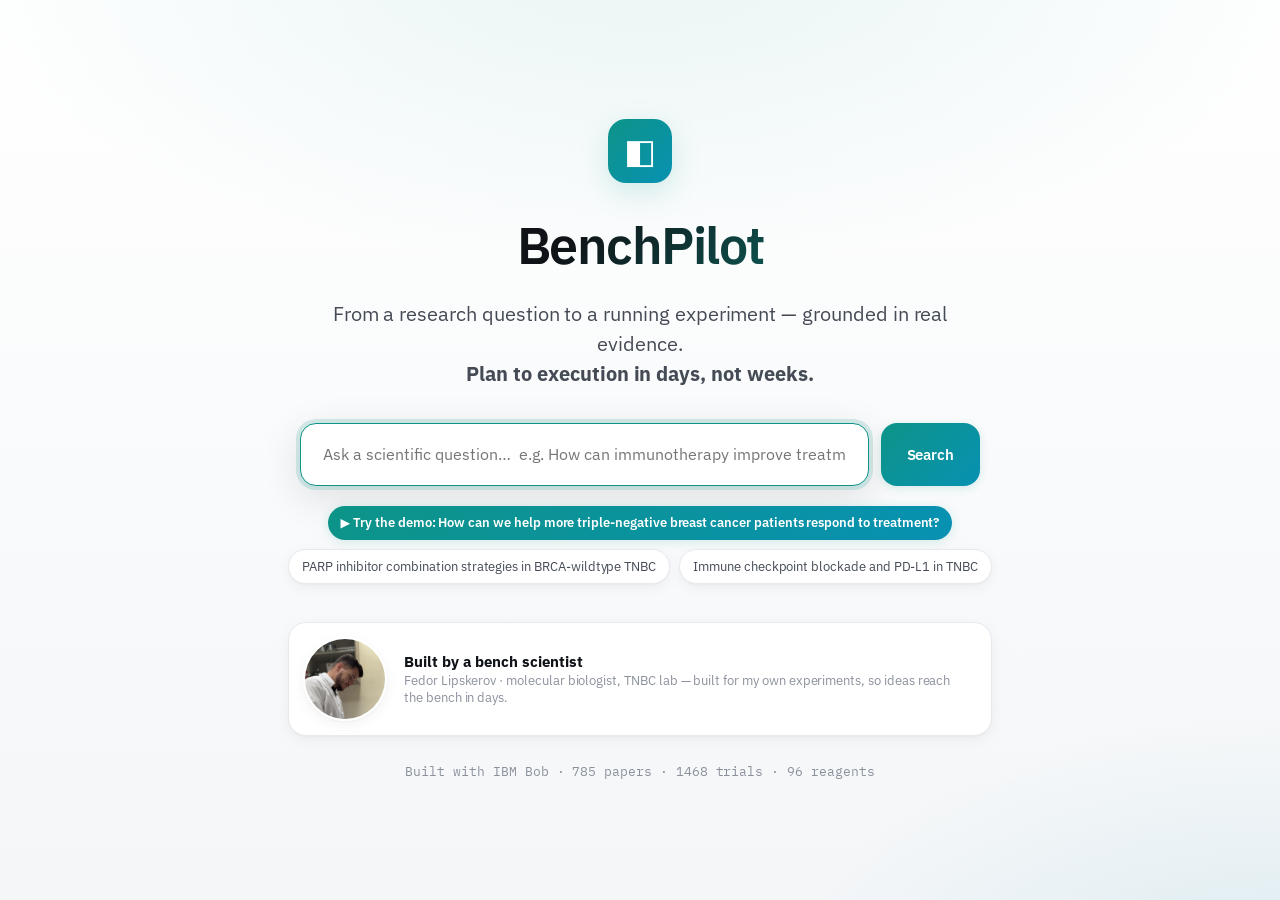
<file: benchpilot/index.html>
<!DOCTYPE html>
<html lang="en">
<head>
<meta charset="utf-8" />
<meta name="viewport" content="width=device-width, initial-scale=1" />
<title>BenchPilot — TNBC bench-to-decision</title>
<link rel="preconnect" href="https://fonts.googleapis.com">
<link rel="preconnect" href="https://fonts.gstatic.com" crossorigin>
<link href="https://fonts.googleapis.com/css2?family=IBM+Plex+Mono:wght@400;500&family=IBM+Plex+Sans:wght@300;400;500;600&display=swap" rel="stylesheet">
<link rel="stylesheet" href="styles.css?v=7b09f834" />
</head>
<body>
<!-- Landing / search hero -->
<section id="landing">
  <div class="landing-inner">
    <div class="landing-logo">◧</div>
    <h1 class="landing-name">BenchPilot</h1>
    <p class="landing-vp">From a research question to a running experiment — grounded in real evidence.<br><b>Plan to execution in days, not weeks.</b></p>
    <div class="landing-search">
      <input id="landingQ" type="text" placeholder="Ask a scientific question…  e.g. How can immunotherapy improve treatment response in TNBC?" autocomplete="off" />
      <button id="landingBtn" class="primary">Search</button>
    </div>
    <div class="landing-examples" id="landingExamples"></div>
    <div class="landing-founder">
      <img src="uploads/fedor_avatar.jpg" alt="Fedor Lipskerov at the bench" />
      <div class="lf-text"><b>Built by a bench scientist</b><span>Fedor Lipskerov · molecular biologist, TNBC lab — built for my own experiments, so ideas reach the bench in days.</span></div>
    </div>
    <div class="landing-foot" id="landingFoot">Built with IBM Bob</div>
  </div>
</section>

<header class="topbar">
  <div class="brand">
    <span class="logo">◧</span>
    <span class="name">BenchPilot</span>
    <span class="sub">triple&#8209;negative breast cancer · bench&#8209;to&#8209;decision</span>
  </div>
  <div class="meta">
    <span id="kbStats" class="kb"></span>
    <span id="engineBadge" class="badge">…</span>
  </div>
</header>

<div class="app">
  <nav class="sidebar">
    <div class="navgroup-label">Workflow</div>
    <button class="navitem active" data-view="discover"><span class="step">01</span> Discover</button>
    <button class="navitem" data-view="design"><span class="step">02</span> Design</button>
    <button class="navitem" data-view="protocol"><span class="step">03</span> Protocol</button>
    <div class="navsep"></div>
    <div class="navgroup-label">Evidence</div>
    <button class="navitem" data-view="corpus"><span class="step">≣</span> Papers &amp; trials</button>
    <button class="navitem" data-view="graph"><span class="step">⬡</span> Knowledge graph</button>
    <div class="navsep"></div>
    <div class="navgroup-label">Lab</div>
    <button class="navitem" data-view="inventory"><span class="step">◇</span> Reagent stock</button>
    <div class="navsep"></div>
    <div class="navgroup-label">Team</div>
    <button class="navitem" data-view="projects"><span class="step">▤</span> Projects</button>
    <button class="navitem" data-view="team"><span class="step">◍</span> Team &amp; tasks</button>
    <div class="sidefoot">Built with IBM Bob</div>
  </nav>

  <main class="content">
    <!-- 01 DISCOVER -->
    <section id="view-discover" class="view active">
      <h1>Ask a scientific question</h1>
      <p class="lede">Search 785 TNBC papers and 1,468 trials, surface the real molecular targets, and carry them into an experiment.</p>
      <div class="askbar">
        <input id="q" type="text" placeholder="e.g. PARP inhibitor combination strategies in BRCA-wildtype TNBC" autocomplete="off"/>
        <button id="askBtn" class="primary">Search</button>
      </div>
      <div class="examples" id="examples"></div>
      <div class="try-hint">Try asking: <span id="demoQ">How can we help more triple-negative breast cancer patients respond to treatment?</span></div>
      <div id="discoverResults"></div>
    </section>

    <!-- 02 DESIGN -->
    <section id="view-design" class="view">
      <h1>Hypotheses &amp; experiment plan</h1>
      <p class="lede">Pick a target, choose from competing hypotheses, then get a work-package plan with a timeline of experiments to answer it.</p>
      <div id="designBody" class="muted-block">Pick a target on the <a href="#" data-goto="discover">Discover</a> tab to generate hypotheses.</div>
    </section>

    <!-- 03 PROTOCOL -->
    <section id="view-protocol" class="view">
      <h1>Draft protocol &amp; check stock</h1>
      <div class="askbar">
        <input id="protoInput" type="text" placeholder="Describe the experiment (e.g. PARP inhibitor viability assay in BRCA-wildtype TNBC)"/>
        <button id="protoBtn" class="primary">Generate</button>
      </div>
      <div id="protocolBody"></div>
    </section>

    <!-- INVENTORY -->
    <section id="view-inventory" class="view">
      <div class="inv-head">
        <h1>Reagent stock</h1>
        <button id="addBtn" class="ghost">+ Catalogue item</button>
      </div>
      <div class="inv-controls">
        <input id="invSearch" type="text" placeholder="Search name, vendor, catalog #, CAS…"/>
        <div class="chips" id="catChips"></div>
      </div>
      <div id="invSummary" class="inv-summary"></div>
      <div class="table-wrap">
        <table id="invTable">
          <thead><tr>
            <th></th><th>ID</th><th>Name</th><th>Category</th><th>Stock</th><th>Conc.</th><th>Vendor</th><th>Catalog #</th><th>Location</th>
          </tr></thead>
          <tbody id="invBody"></tbody>
        </table>
      </div>
    </section>

    <!-- PAPERS & TRIALS -->
    <section id="view-corpus" class="view">
      <h1>Papers &amp; trials</h1>
      <p class="lede">Browse the full evidence base — 785 TNBC papers and 1,468 clinical trials — search and open any one.</p>
      <div class="corpus-head">
        <div class="seg" id="corpusSeg"><button data-k="paper" class="active">📄 Papers</button><button data-k="trial">🧪 Trials</button></div>
        <input id="corpusSearch" type="text" placeholder="Search titles, abstracts, interventions…"/>
      </div>
      <div id="corpusCount" class="corpus-count"></div>
      <div id="corpusList"></div>
      <div style="text-align:center;margin:16px 0"><button id="corpusMore" class="ghost" style="display:none">Load more</button></div>
    </section>

    <!-- KNOWLEDGE GRAPH -->
    <section id="view-graph" class="view">
      <h1>Knowledge graph</h1>
      <p class="lede">A co-mention network of genes, drugs and TNBC subtypes across 785 papers + 1,468 trials. A link-prediction ML model surfaces under-studied but structurally-supported connections worth exploring next.</p>
      <div class="graph-wrap">
        <div class="graph-canvas-wrap"><canvas id="graphCanvas"></canvas><div id="graphTip" class="graph-tip"></div>
          <div class="graph-legend"><span><i style="background:#0d9488"></i>gene / target</span><span><i style="background:#3b82f6"></i>drug</span><span><i style="background:#8b5cf6"></i>subtype</span></div>
        </div>
        <div class="graph-side">
          <div id="graphModel"></div>
          <div id="graphPreds"></div>
          <div id="graphEmerging"></div>
          <div id="graphNode" class="gnode-empty">Hover or click a node to inspect it.</div>
        </div>
      </div>
    </section>

    <!-- PROJECTS -->
    <section id="view-projects" class="view">
      <div class="inv-head">
        <h1>Projects &amp; research map</h1>
        <button id="newProjBtn" class="ghost">+ New project</button>
      </div>
      <p class="lede">Track each project from question to result. The AI stand-up reads the live board — statuses, reagent-readiness, workload — and tells the team what to do next.</p>
      <div id="projectPicker" class="proj-picker"></div>
      <div id="projectBody"></div>
    </section>

    <!-- TEAM -->
    <section id="view-team" class="view">
      <div class="inv-head">
        <h1>Team &amp; tasks</h1>
        <div style="display:flex;gap:10px">
          <button id="newTaskBtn" class="ghost">+ New task</button>
          <button id="suggestBtn" class="primary">✦ Suggest assignments</button>
        </div>
      </div>
      <p class="lede">Assign experiments to the lab, co-work across projects, and let the AI flag duplicated effort and reagent blockers.</p>
      <div id="rosterBody" class="roster"></div>
      <div id="dupBody"></div>
      <div class="section-label">All tasks</div>
      <div class="table-wrap">
        <table id="taskTable"><thead><tr>
          <th>ID</th><th>Task</th><th>Project</th><th>Target</th><th>Assignee</th><th>Status</th><th>Priority</th><th>Due</th>
        </tr></thead><tbody id="taskBody"></tbody></table>
      </div>
    </section>
  </main>
</div>

<!-- detail drawer -->
<div id="scrim" class="scrim"></div>
<aside id="drawer" class="drawer"></aside>

<!-- add-item modal -->
<div id="modal" class="modal"><div class="modal-card" id="modalCard"></div></div>

<script src="static-backend.js?v=7b09f834"></script>
<script src="app.js?v=7b09f834"></script>
</body>
</html>
</file>
<file: style.css>
/* =========================================================
   Fedor Lipskerov — personal site
   Design system: editorial serif display + Inter UI,
   ink/paper alternating sections, context-aware tokens.
   ========================================================= */

/* ---------- Reset ---------- */
*,
*::before,
*::after { box-sizing: border-box; }

html {
  -webkit-text-size-adjust: 100%;
  scroll-behavior: smooth;
  scroll-padding-top: calc(var(--nav-h) + 1.5rem);
}

body,
h1, h2, h3, h4, p, ul, figure { margin: 0; }

ul { padding: 0; list-style: none; }

img { display: block; max-width: 100%; height: auto; }

a { color: inherit; }

button {
  font: inherit;
  color: inherit;
  background: none;
  border: 0;
  cursor: pointer;
}

/* ---------- Tokens ---------- */
:root {
  /* Brand ramps */
  --ink-950:  #080D18;
  --ink-900:  #0A1020;
  --ink-800:  #111C30;
  --ink-700:  #16233A;

  --paper:    #FBFAF8;
  --paper-2:  #F3F1EC;

  --teal-700: #0C6157;
  --teal-600: #0F766E;
  --mint-300: #7DD3C0;
  --mint-200: #A7E8DA;

  /* Semantic tokens — LIGHT context (default) */
  --bg:            var(--paper);
  --surface:       #FFFFFF;
  --surface-2:     var(--paper-2);
  --fg:            #101828;
  --fg-muted:      #515C73;
  --fg-subtle:     #7A8497;
  --border:        #E4E0D8;
  --border-strong: #CFC9BD;
  --accent:        var(--teal-600);
  --accent-hover:  var(--teal-700);
  --accent-soft:   rgba(15, 118, 110, 0.075);
  --accent-line:   rgba(15, 118, 110, 0.22);
  --shadow-sm:     0 1px 2px rgba(16, 24, 40, 0.05);
  --shadow-md:     0 10px 28px -12px rgba(16, 24, 40, 0.18);
  --shadow-lg:     0 24px 56px -20px rgba(16, 24, 40, 0.26);

  /* Type */
  --font-display: 'Newsreader', 'Iowan Old Style', Georgia, 'Times New Roman', serif;
  --font-sans:    'Inter', -apple-system, BlinkMacSystemFont, 'Segoe UI', Roboto, sans-serif;
  --font-mono:    'JetBrains Mono', ui-monospace, SFMono-Regular, Menlo, monospace;

  /* Metrics */
  --nav-h:   72px;
  --max-w:   1140px;
  --radius:  14px;
  --radius-sm: 9px;
  --ease:    cubic-bezier(0.22, 1, 0.36, 1);
  --dur:     0.4s;
}

/* Semantic tokens — DARK context */
.section-dark,
#hero,
footer {
  --bg:            var(--ink-900);
  --surface:       var(--ink-800);
  --surface-2:     var(--ink-700);
  --fg:            #E9EEF8;
  --fg-muted:      #9DAAC2;
  --fg-subtle:     #7A8AA6;
  --border:        rgba(255, 255, 255, 0.10);
  --border-strong: rgba(255, 255, 255, 0.20);
  --accent:        var(--mint-300);
  --accent-hover:  var(--mint-200);
  --accent-soft:   rgba(125, 211, 192, 0.10);
  --accent-line:   rgba(125, 211, 192, 0.30);
  --shadow-md:     0 12px 32px -14px rgba(0, 0, 0, 0.7);
  --shadow-lg:     0 28px 64px -24px rgba(0, 0, 0, 0.8);
}

/* ---------- Base ---------- */
body {
  font-family: var(--font-sans);
  font-size: 1rem;
  line-height: 1.68;
  color: var(--fg);
  background: var(--bg);
  overflow-x: hidden;
  -webkit-font-smoothing: antialiased;
  -moz-osx-font-smoothing: grayscale;
  font-feature-settings: 'kern' 1, 'liga' 1, 'calt' 1;
}

::selection {
  background: var(--mint-300);
  color: var(--ink-950);
}

:focus-visible {
  outline: 2px solid var(--accent);
  outline-offset: 3px;
  border-radius: 3px;
}

section {
  background: var(--bg);
  color: var(--fg);
  padding: clamp(4.5rem, 9vw, 7.5rem) 0;
  position: relative;
}

.container {
  width: 100%;
  max-width: var(--max-w);
  margin-inline: auto;
  padding-inline: clamp(1.25rem, 5vw, 2.5rem);
}

/* ---------- Section headings ---------- */
.section-title {
  font-family: var(--font-display);
  font-weight: 500;
  font-size: clamp(2rem, 4.2vw, 2.9rem);
  line-height: 1.14;
  letter-spacing: -0.021em;
  color: var(--fg);
  margin-bottom: 2.25rem;
}

.section-title-unused::before {
  content: attr(data-num);
  position: absolute;
  top: 0;
  left: 0;
  font-family: var(--font-mono);
  font-size: 0.7rem;
  font-weight: 500;
  letter-spacing: 0.2em;
  text-transform: uppercase;
  color: var(--accent);
}

.section-title-unused::after {
  content: '';
  position: absolute;
  top: 0.55rem;
  left: 3.2rem;
  right: 0;
  height: 1px;
  background: linear-gradient(to right, var(--accent-line), transparent 65%);
}

/* =========================================================
   NAVBAR
   ========================================================= */
#navbar {
  position: fixed;
  inset: 0 0 auto 0;
  height: var(--nav-h);
  z-index: 100;
  display: flex;
  align-items: center;
  background: transparent;
  transition: background var(--dur) var(--ease),
              box-shadow var(--dur) var(--ease),
              backdrop-filter var(--dur) var(--ease);
}

#navbar.scrolled {
  background: rgba(10, 16, 32, 0.82);
  backdrop-filter: saturate(180%) blur(14px);
  -webkit-backdrop-filter: saturate(180%) blur(14px);
  box-shadow: 0 1px 0 rgba(255, 255, 255, 0.07),
              0 10px 30px -18px rgba(0, 0, 0, 0.85);
}

.nav-container {
  width: 100%;
  max-width: var(--max-w);
  margin-inline: auto;
  padding-inline: clamp(1.25rem, 5vw, 2.5rem);
  display: flex;
  align-items: center;
  justify-content: space-between;
  gap: 1.5rem;
}

.nav-logo {
  font-family: var(--font-mono);
  font-size: 0.95rem;
  font-weight: 600;
  letter-spacing: 0.06em;
  color: var(--mint-300);
  border: 1px solid rgba(125, 211, 192, 0.4);
  border-radius: 8px;
  padding: 0.34rem 0.6rem;
  line-height: 1;
  transition: transform var(--dur) var(--ease),
              border-color var(--dur) var(--ease),
              background var(--dur) var(--ease);
}

.nav-logo:hover {
  transform: translateY(-2px);
  border-color: var(--mint-300);
  background: rgba(125, 211, 192, 0.1);
}

.nav-links {
  display: flex;
  align-items: center;
  gap: 0.35rem;
}

.nav-links a {
  display: block;
  font-size: 0.845rem;
  font-weight: 450;
  letter-spacing: 0.005em;
  color: #C3CEE2;
  text-decoration: none;
  padding: 0.45rem 0.72rem;
  border-radius: 7px;
  transition: color 0.2s var(--ease), background 0.2s var(--ease);
}

.nav-links a:hover {
  color: var(--mint-300);
  background: rgba(125, 211, 192, 0.09);
}

/* Scroll progress */
#scrollProgress {
  position: fixed;
  top: 0;
  left: 0;
  height: 2px;
  width: 0%;
  z-index: 101;
  background: linear-gradient(to right, var(--teal-600), var(--mint-300));
  transition: width 0.12s linear;
}

.mobile-menu-btn {
  display: none;
  font-size: 1.4rem;
  line-height: 1;
  color: var(--mint-300);
  padding: 0.3rem 0.45rem;
  border-radius: 7px;
}

/* =========================================================
   HERO
   ========================================================= */
#hero {
  min-height: 100svh;
  display: flex;
  align-items: center;
  padding-top: calc(var(--nav-h) + 3rem);
  padding-bottom: 4.5rem;
  overflow: hidden;
  background:
    radial-gradient(1100px 620px at 78% 12%, rgba(15, 118, 110, 0.20), transparent 62%),
    radial-gradient(760px 520px at 8% 88%, rgba(125, 211, 192, 0.09), transparent 60%),
    var(--ink-900);
}

/* fine grid texture */
.hero-bg-decoration {
  position: absolute;
  inset: 0;
  pointer-events: none;
  background-image:
    linear-gradient(rgba(255, 255, 255, 0.028) 1px, transparent 1px),
    linear-gradient(90deg, rgba(255, 255, 255, 0.028) 1px, transparent 1px);
  background-size: 68px 68px;
  mask-image: radial-gradient(ellipse 80% 65% at 50% 40%, #000 30%, transparent 78%);
  -webkit-mask-image: radial-gradient(ellipse 80% 65% at 50% 40%, #000 30%, transparent 78%);
}

.hero-content {
  position: relative;
  z-index: 1;
  width: 100%;
  max-width: var(--max-w);
  margin-inline: auto;
  padding-inline: clamp(1.25rem, 5vw, 2.5rem);
  display: grid;
  grid-template-columns: minmax(0, 1.55fr) minmax(0, 1fr);
  gap: clamp(2.5rem, 6vw, 5rem);
  align-items: center;
}

.hero-text { min-width: 0; }

.tab-content { min-height: 200px; }

.hero-tag {
  display: flex;
  align-items: baseline;
  gap: 0.6rem;
  font-size: 0.9rem;
  font-weight: 500;
  letter-spacing: 0.01em;
  color: var(--mint-300);
  margin-bottom: 1.4rem;
  max-width: 100%;
  line-height: 1.5;
}

.hero-tag::before {
  content: '';
  flex-shrink: 0;
  width: 6px;
  height: 6px;
  border-radius: 50%;
  background: var(--mint-300);
  box-shadow: 0 0 0 3px rgba(125, 211, 192, 0.22);
  position: relative;
  top: -1px;
}

#hero h1 {
  font-family: var(--font-display);
  font-weight: 500;
  font-size: clamp(2.25rem, 7.6vw, 5rem);
  line-height: 1.04;
  letter-spacing: -0.032em;
  color: #F2F6FF;
  margin-bottom: 1.1rem;
  overflow-wrap: break-word;
}

.accent { color: var(--mint-300); }

.hero-subtitle {
  font-size: clamp(1.06rem, 2.1vw, 1.3rem);
  font-weight: 400;
  line-height: 1.5;
  color: #CBD6EA;
  max-width: 40ch;
  margin-bottom: 1.35rem;
}

.hero-desc {
  font-size: 1rem;
  line-height: 1.78;
  color: var(--fg-muted);
  max-width: 62ch;
  margin-bottom: 1.1rem;
}

.hero-desc em { color: #C6D2E6; }

.hero-now {
  display: grid;
  gap: 0.55rem;
  max-width: 62ch;
  margin: 0 0 2.2rem;
  padding-top: 1.1rem;
  border-top: 1px solid var(--border);
}

.hero-now > div {
  display: grid;
  grid-template-columns: 6.5rem 1fr;
  gap: 0.75rem;
  align-items: baseline;
}

.hero-now dt {
  font-size: 0.8rem;
  font-weight: 500;
  color: var(--mint-300);
}

.hero-now dd {
  margin: 0;
  font-size: 0.93rem;
  line-height: 1.6;
  color: #C6D2E6;
}

.hero-btns {
  display: flex;
  flex-wrap: wrap;
  gap: 0.85rem;
  margin-bottom: 2.4rem;
}

/* ---------- Buttons ---------- */
.btn {
  display: inline-flex;
  align-items: center;
  justify-content: center;
  gap: 0.55rem;
  font-size: 0.9rem;
  font-weight: 550;
  letter-spacing: 0.005em;
  text-decoration: none;
  padding: 0.78rem 1.5rem;
  border-radius: 10px;
  border: 1px solid transparent;
  cursor: pointer;
  transition: transform 0.22s var(--ease), background 0.22s var(--ease),
              border-color 0.22s var(--ease), box-shadow 0.22s var(--ease),
              color 0.22s var(--ease);
}

.btn:hover { transform: translateY(-2px); }

.btn-primary {
  background: var(--accent);
  color: var(--ink-950);
  box-shadow: 0 8px 22px -12px rgba(15, 118, 110, 0.8);
}

.btn-primary:hover {
  background: var(--accent-hover);
  box-shadow: 0 14px 30px -12px rgba(15, 118, 110, 0.85);
}

.section-dark .btn-primary,
#hero .btn-primary {
  color: var(--ink-950);
  box-shadow: 0 8px 22px -12px rgba(125, 211, 192, 0.85);
}

.btn-outline {
  border-color: var(--accent-line);
  color: var(--accent);
  background: transparent;
}

.btn-outline:hover {
  background: var(--accent-soft);
  border-color: var(--accent);
}

/* ---------- Hero socials ---------- */
.hero-socials {
  display: flex;
  flex-wrap: wrap;
  gap: 1.5rem;
}

.social-link {
  display: inline-flex;
  align-items: center;
  gap: 0.5rem;
  font-size: 0.855rem;
  font-weight: 480;
  color: var(--fg-muted);
  text-decoration: none;
  transition: color 0.22s var(--ease), transform 0.22s var(--ease);
}

.social-link:hover {
  color: var(--mint-300);
  transform: translateY(-2px);
}

/* ---------- Hero photo ---------- */
.hero-photo { display: flex; justify-content: center; }

.photo-wrapper {
  position: relative;
  width: min(310px, 78vw);
  aspect-ratio: 1 / 1.12;
  border-radius: 18px;
  transition: transform var(--dur) var(--ease);
}

.photo-wrapper img {
  width: 100%;
  height: 100%;
  object-fit: cover;
  object-position: center 18%;
  border-radius: 18px;
  position: relative;
  z-index: 1;
  filter: saturate(1.02) contrast(1.02);
  box-shadow: 0 30px 60px -28px rgba(0, 0, 0, 0.85);
}

.photo-wrapper::before {
  content: '';
  position: absolute;
  inset: 0;
  border-radius: 18px;
  border: 1px solid rgba(125, 211, 192, 0.32);
  z-index: 2;
  pointer-events: none;
}

.photo-wrapper::after {
  content: '';
  position: absolute;
  inset: 15px -15px -15px 15px;
  border-radius: 18px;
  border: 1px solid rgba(125, 211, 192, 0.34);
  z-index: 0;
  transition: inset var(--dur) var(--ease);
}

.photo-wrapper:hover { transform: translateY(-4px); }
.photo-wrapper:hover::after { inset: 10px -10px -10px 10px; }

/* =========================================================
   ABOUT
   ========================================================= */
.about-lead {
  font-size: clamp(1.02rem, 1.7vw, 1.13rem);
  line-height: 1.8;
  color: var(--fg-muted);
  max-width: 74ch;
  margin-bottom: 1.15rem;
}

.about-lead em { color: var(--fg); font-style: italic; }

.about-note {
  font-size: 0.93rem;
  line-height: 1.7;
  color: var(--fg-muted);
  max-width: 74ch;
  margin-top: 1.5rem;
  padding: 0.9rem 1.15rem;
  border-left: 2px solid var(--accent);
  background: var(--accent-soft);
  border-radius: 0 var(--radius-sm) var(--radius-sm) 0;
}

.expertise-grid {
  display: grid;
  grid-template-columns: repeat(auto-fit, minmax(300px, 1fr));
  column-gap: 3rem;
  row-gap: 0;
  margin-top: 3rem;
  border-top: 1px solid var(--border-strong);
}

.expertise-card {
  padding: 1.3rem 0 1.4rem;
  border-bottom: 1px solid var(--border);
}

.expertise-card h3 {
  font-family: var(--font-display);
  font-size: 1.19rem;
  font-weight: 600;
  line-height: 1.28;
  letter-spacing: -0.012em;
  color: var(--fg);
  margin-bottom: 0.6rem;
}

.expertise-card p {
  font-size: 0.905rem;
  line-height: 1.68;
  color: var(--fg-muted);
}

.expertise-card em { color: var(--fg); }

/* =========================================================
   EXPERIENCE
   ========================================================= */
.experience-tabs {
  display: flex;
  flex-wrap: wrap;
  gap: 0.4rem;
  margin-bottom: 2.4rem;
  padding-bottom: 0.9rem;
  border-bottom: 1px solid var(--border);
}

.tab-btn {
  font-size: 0.845rem;
  font-weight: 500;
  color: var(--fg-muted);
  padding: 0.55rem 1.05rem;
  border-radius: 999px;
  border: 1px solid transparent;
  white-space: nowrap;
  transition: color 0.24s var(--ease), background 0.24s var(--ease),
              border-color 0.24s var(--ease);
}

.tab-btn:hover {
  color: var(--accent);
  background: var(--accent-soft);
}

.tab-btn.active {
  color: var(--accent);
  background: var(--accent-soft);
  border-color: var(--accent-line);
}

.tab-panel { display: none; }

.tab-panel.active {
  display: block;
  animation: panelIn 0.45s var(--ease) both;
}

@keyframes panelIn {
  from { opacity: 0; transform: translateY(10px); }
  to   { opacity: 1; transform: none; }
}

.panel-note {
  font-size: 0.9rem;
  line-height: 1.7;
  color: var(--fg-subtle);
  font-style: italic;
  max-width: 72ch;
  margin-bottom: 1.5rem;
}

.experience-item {
  position: relative;
  background: var(--surface);
  border: 1px solid var(--border);
  border-radius: var(--radius);
  padding: 1.7rem 1.75rem;
  margin-bottom: 1.15rem;
  transition: border-color 0.3s var(--ease), transform 0.3s var(--ease),
              box-shadow 0.3s var(--ease);
}

.experience-item:hover { border-color: var(--accent-line); }

.exp-header {
  display: flex;
  justify-content: space-between;
  align-items: flex-start;
  gap: 1.25rem;
  flex-wrap: wrap;
  margin-bottom: 0.85rem;
}

.exp-header h3 {
  font-family: var(--font-display);
  font-size: 1.235rem;
  font-weight: 600;
  line-height: 1.3;
  letter-spacing: -0.012em;
  color: var(--fg);
  margin-bottom: 0.35rem;
}

.exp-org {
  display: block;
  font-size: 0.885rem;
  font-weight: 450;
  line-height: 1.55;
  color: var(--accent);
}

.exp-date {
  flex-shrink: 0;
  font-size: 0.85rem;
  font-weight: 450;
  color: var(--fg-subtle);
  padding-top: 0.3rem;
  white-space: nowrap;
}

.exp-desc {
  font-size: 0.945rem;
  line-height: 1.72;
  color: var(--fg-muted);
  margin-bottom: 1.05rem;
  padding-left: 0.95rem;
  border-left: 2px solid var(--accent-line);
}

.exp-desc em { color: var(--fg); }

.hl {
  color: var(--accent);
  font-weight: 600;
}

.exp-list { display: grid; gap: 0.6rem; }

.exp-list li {
  position: relative;
  padding-left: 1.4rem;
  font-size: 0.925rem;
  line-height: 1.72;
  color: var(--fg-muted);
}

.exp-list li::before {
  content: '';
  position: absolute;
  left: 0;
  top: 0.66em;
  width: 6px;
  height: 1px;
  background: var(--accent);
  opacity: 0.85;
}

.exp-list strong { color: var(--fg); font-weight: 600; }
.exp-list em { color: var(--fg); }

.inline-link {
  color: var(--accent);
  text-decoration: none;
  border-bottom: 1px solid var(--accent-line);
  transition: border-color 0.2s var(--ease), color 0.2s var(--ease);
  overflow-wrap: anywhere;
}

.inline-link:hover {
  color: var(--accent-hover);
  border-bottom-color: var(--accent);
}

/* =========================================================
   PORTFOLIO
   ========================================================= */
.project-grid {
  display: grid;
  grid-template-columns: repeat(auto-fill, minmax(320px, 1fr));
  gap: 1.15rem;
  margin-top: 3rem;
}

.project-card {
  display: flex;
  flex-direction: column;
  background: var(--surface);
  border: 1px solid var(--border);
  border-radius: var(--radius);
  padding: 1.55rem 1.55rem 1.35rem;
  box-shadow: var(--shadow-sm);
  transition: transform 0.32s var(--ease), border-color 0.32s var(--ease),
              box-shadow 0.32s var(--ease);
}

.project-card:hover {
  transform: translateY(-5px);
  border-color: var(--accent-line);
  box-shadow: var(--shadow-lg);
}

@media (min-width: 700px) {
  .project-card.featured { grid-column: span 2; }
  .project-card.win { grid-column: 1 / -1; }
  .project-card.win .project-desc { max-width: none; }
  .project-card.featured .project-desc { max-width: 70ch; font-size: 0.97rem; }
}

.project-head {
  display: flex;
  align-items: center;
  justify-content: space-between;
  gap: 0.85rem;
  margin-bottom: 0.8rem;
}

.project-title {
  font-family: var(--font-display);
  font-size: 1.25rem;
  font-weight: 600;
  line-height: 1.24;
  letter-spacing: -0.014em;
  color: var(--fg);
}

.project-badge {
  flex-shrink: 0;
  font-size: 0.74rem;
  font-weight: 500;
  letter-spacing: 0.01em;
  color: var(--fg-subtle);
  background: var(--surface-2);
  border: 1px solid var(--border);
  border-radius: 999px;
  padding: 0.24rem 0.62rem;
  white-space: nowrap;
}

.project-badge.live {
  color: var(--accent);
  background: var(--accent-soft);
  border-color: var(--accent-line);
}

.project-badge.win {
  color: #8a5a00;
  background: rgba(214, 158, 46, 0.12);
  border-color: rgba(214, 158, 46, 0.4);
}

.section-dark .project-badge.win,
[data-theme="dark"] .project-badge.win {
  color: #f0c86a;
  background: rgba(240, 200, 106, 0.10);
  border-color: rgba(240, 200, 106, 0.35);
}

.project-card.win {
  display: flex;
  flex-direction: row;
  gap: 1.75rem;
  align-items: center;
}

.project-card.win .project-body { flex: 1 1 0; min-width: 0; }

.project-media {
  flex: 0 0 300px;
  margin: 0;
}

.project-media img {
  display: block;
  width: 100%;
  height: auto;
  border-radius: 10px;
}

@media (max-width: 700px) {
  .project-card.win { flex-direction: column; align-items: stretch; }
  .project-media { flex-basis: auto; max-width: 260px; margin: 0 auto; }
}

.project-desc {
  flex-grow: 1;
  font-size: 0.9rem;
  line-height: 1.7;
  color: var(--fg-muted);
  margin-bottom: 1.15rem;
}

.project-tags {
  display: flex;
  flex-wrap: wrap;
  gap: 0.4rem;
  margin-bottom: 1.15rem;
}

.project-tag {
  font-size: 0.735rem;
  font-weight: 500;
  letter-spacing: 0.012em;
  color: var(--fg-muted);
  background: var(--surface-2);
  border: 1px solid var(--border);
  border-radius: 6px;
  padding: 0.24rem 0.58rem;
}

.project-links {
  display: flex;
  flex-wrap: wrap;
  align-items: center;
  gap: 1.15rem;
  padding-top: 0.95rem;
  border-top: 1px solid var(--border);
}

.project-link {
  font-size: 0.855rem;
  font-weight: 550;
  color: var(--accent);
  text-decoration: none;
  transition: color 0.2s var(--ease), letter-spacing 0.2s var(--ease);
}

.project-link:hover { color: var(--accent-hover); }

.project-note {
  font-size: 0.82rem;
  font-style: italic;
  color: var(--fg-subtle);
}

.portfolio-cta {
  margin-top: 2.5rem;
  display: flex;
  justify-content: center;
}

/* =========================================================
   SKILLS
   ========================================================= */
.skills-grid {
  display: grid;
  grid-template-columns: repeat(auto-fit, minmax(300px, 1fr));
  gap: 1.15rem;
}

.skill-category {
  background: var(--surface);
  border: 1px solid var(--border);
  border-radius: var(--radius);
  padding: 1.55rem;
  transition: border-color 0.3s var(--ease), transform 0.3s var(--ease);
}

.skill-category:hover { border-color: var(--accent-line); }

.skill-category h3 {
  font-family: var(--font-display);
  font-size: 1.1rem;
  font-weight: 600;
  letter-spacing: -0.01em;
  color: var(--fg);
  margin-bottom: 1.05rem;
  padding-bottom: 0.7rem;
  border-bottom: 1px solid var(--border);
}

.skill-tags {
  display: flex;
  flex-wrap: wrap;
  gap: 0.45rem;
}

.tag,
.tag-dark {
  font-size: 0.775rem;
  font-weight: 480;
  line-height: 1.45;
  color: var(--fg-muted);
  background: var(--surface-2);
  border: 1px solid var(--border);
  border-radius: 7px;
  padding: 0.3rem 0.66rem;
  transition: color 0.22s var(--ease), background 0.22s var(--ease),
              border-color 0.22s var(--ease), transform 0.22s var(--ease);
}

.tag:hover,
.tag-dark:hover {
  color: var(--accent);
  background: var(--accent-soft);
  border-color: var(--accent-line);
}

/* =========================================================
   EDUCATION
   ========================================================= */
.education-list {
  display: grid;
  gap: 1.05rem;
  margin-bottom: 3.25rem;
}

.edu-item {
  display: flex;
  gap: 1.2rem;
  align-items: flex-start;
  background: var(--surface);
  border: 1px solid var(--border);
  border-radius: var(--radius);
  padding: 1.5rem 1.6rem;
  transition: border-color 0.3s var(--ease), transform 0.3s var(--ease),
              box-shadow 0.3s var(--ease);
}

.edu-item:hover { border-color: var(--accent-line); }

.edu-icon {
  flex-shrink: 0;
  display: grid;
  place-items: center;
  width: 44px;
  height: 44px;
  font-size: 1.2rem;
  background: var(--accent-soft);
  border: 1px solid var(--accent-line);
  border-radius: 11px;
}

.edu-content { flex: 1; min-width: 0; }

.edu-content h3 {
  font-family: var(--font-display);
  font-size: 1.16rem;
  font-weight: 600;
  line-height: 1.32;
  letter-spacing: -0.012em;
  color: var(--fg);
  margin-bottom: 0.4rem;
}

.edu-org {
  display: block;
  font-size: 0.885rem;
  font-weight: 450;
  color: var(--accent);
  margin-bottom: 0.28rem;
}

.edu-date {
  display: inline-block;
  font-size: 0.85rem;
  color: var(--fg-subtle);
  margin-bottom: 0.5rem;
}

.edu-detail {
  font-size: 0.9rem;
  line-height: 1.68;
  color: var(--fg-muted);
  margin-top: 0.35rem;
}

.edu-thesis {
  font-size: 0.9rem;
  line-height: 1.7;
  color: var(--fg-muted);
  margin-top: 0.7rem;
  padding-left: 0.95rem;
  border-left: 2px solid var(--accent-line);
}

.edu-thesis em { color: var(--fg); }

.cert-block { margin-top: 1rem; }

.cert-title {
  font-family: var(--font-display);
  font-size: 1.4rem;
  font-weight: 600;
  letter-spacing: -0.014em;
  color: var(--fg);
  margin-bottom: 1.4rem;
}

/* =========================================================
   PUBLICATIONS
   ========================================================= */
.pub-list { display: grid; gap: 1rem; }

.pub-item {
  position: relative;
  background: var(--surface);
  border: 1px solid var(--border);
  border-radius: var(--radius);
  padding: 1.5rem 1.6rem 1.5rem 4.3rem;
  transition: border-color 0.3s var(--ease), transform 0.3s var(--ease),
              box-shadow 0.3s var(--ease);
}

.pub-item:hover { border-color: var(--accent-line); }

.pub-num {
  position: absolute;
  left: 1.5rem;
  top: 1.5rem;
  font-family: var(--font-mono);
  font-size: 0.95rem;
  font-weight: 500;
  color: var(--accent);
  opacity: 0.55;
}

.pub-title {
  font-size: 0.955rem;
  line-height: 1.68;
  color: var(--fg-muted);
  margin-bottom: 0.5rem;
}

.pub-title strong { color: var(--fg); font-weight: 650; }

.pub-title em {
  display: block;
  font-family: var(--font-display);
  font-size: 1.09rem;
  font-style: normal;
  font-weight: 500;
  line-height: 1.4;
  letter-spacing: -0.01em;
  color: var(--fg);
  margin: 0.4rem 0 0.15rem;
}

.pub-badge {
  display: inline-block;
  font-size: 0.74rem;
  font-weight: 500;
  letter-spacing: 0.01em;
  color: var(--accent);
  background: var(--accent-soft);
  border: 1px solid var(--accent-line);
  border-radius: 999px;
  padding: 0.2rem 0.58rem;
  vertical-align: middle;
}

.pub-journal {
  font-size: 0.87rem;
  line-height: 1.6;
  color: var(--fg-subtle);
}

.pub-journal strong { color: var(--fg-muted); font-weight: 600; }

.pub-footnote {
  font-size: 0.875rem;
  line-height: 1.7;
  color: var(--fg-subtle);
  margin-top: 1.5rem;
  max-width: 74ch;
}

.pub-footnote em { color: var(--fg-muted); }

/* =========================================================
   CONTACT
   ========================================================= */
.contact-lead {
  font-size: clamp(1rem, 1.7vw, 1.1rem);
  line-height: 1.78;
  color: var(--fg-muted);
  max-width: 66ch;
  margin-bottom: 2.75rem;
}

.contact-grid {
  display: grid;
  grid-template-columns: repeat(auto-fit, minmax(272px, 1fr));
  gap: 1rem;
}

.contact-card {
  display: flex;
  align-items: center;
  gap: 1rem;
  background: var(--surface);
  border: 1px solid var(--border);
  border-radius: var(--radius);
  padding: 1.25rem 1.4rem;
  text-decoration: none;
  transition: border-color 0.3s var(--ease), transform 0.3s var(--ease),
              box-shadow 0.3s var(--ease);
}

.contact-card:hover {
  border-color: var(--accent-line);
  transform: translateY(-3px);
  box-shadow: var(--shadow-md);
}

.contact-icon {
  flex-shrink: 0;
  display: grid;
  place-items: center;
  width: 42px;
  height: 42px;
  font-size: 1.05rem;
  background: var(--accent-soft);
  border: 1px solid var(--accent-line);
  border-radius: 11px;
}

.contact-label {
  display: block;
  font-size: 0.78rem;
  font-weight: 450;
  color: var(--fg-subtle);
  margin-bottom: 0.16rem;
}

.contact-value {
  display: block;
  font-size: 0.93rem;
  font-weight: 500;
  color: var(--fg);
  overflow-wrap: anywhere;
}

/* =========================================================
   FOOTER
   ========================================================= */
footer {
  background: var(--ink-950);
  color: var(--fg-muted);
  text-align: center;
  padding: 2.75rem 1.5rem;
  border-top: 1px solid var(--border);
}

footer p { font-size: 0.87rem; }

.footer-langs {
  margin-top: 0.5rem;
  font-size: 0.8rem;
  color: var(--fg-subtle);
}

/* =========================================================
   ANIMATION
   ========================================================= */
.fade-up { opacity: 1; transform: none; }

.fade-up.visible {
  opacity: 1;
  transform: none;
}

/* =========================================================
   RESPONSIVE
   ========================================================= */
@media (max-width: 900px) {
  .hero-content {
    grid-template-columns: 1fr;
    gap: 3rem;
  }

  .hero-photo { order: -1; justify-content: flex-start; }

  .photo-wrapper { width: min(220px, 60vw); }

  .hero-subtitle, .hero-desc { max-width: 100%; }
}

@media (max-width: 768px) {
  .mobile-menu-btn { display: block; }

  .nav-links {
    position: fixed;
    inset: var(--nav-h) 0 auto 0;
    flex-direction: column;
    align-items: stretch;
    gap: 0.2rem;
    background: rgba(10, 16, 32, 0.97);
    backdrop-filter: blur(14px);
    -webkit-backdrop-filter: blur(14px);
    border-bottom: 1px solid rgba(255, 255, 255, 0.1);
    padding: 0.85rem 1.25rem 1.35rem;
    transform: translateY(-8px);
    opacity: 0;
    visibility: hidden;
    transition: opacity 0.28s var(--ease), transform 0.28s var(--ease),
                visibility 0.28s var(--ease);
  }

  .nav-links.mobile-open {
    transform: none;
    opacity: 1;
    visibility: visible;
  }

  .nav-links a { padding: 0.7rem 0.6rem; font-size: 0.92rem; }

  #hero { min-height: auto; }

  .experience-tabs { gap: 0.35rem; }

  .tab-btn { padding: 0.5rem 0.85rem; font-size: 0.8rem; }

  .hero-now > div { grid-template-columns: 1fr; gap: 0.1rem; }

  .experience-item,
  .project-card,
  .skill-category,
  .edu-item { padding: 1.35rem 1.25rem; }

  .pub-item { padding: 1.35rem 1.25rem; }

  .pub-num { position: static; display: block; margin-bottom: 0.45rem; }

  .edu-item { flex-direction: column; gap: 0.9rem; }

  .exp-header { gap: 0.65rem; }
}

@media (max-width: 480px) {
  .project-grid,
  .expertise-grid,
  .skills-grid,
  .contact-grid { grid-template-columns: 1fr; }

  .hero-socials { gap: 1.1rem; }


  .hero-tag { font-size: 0.82rem; }

}

/* Nothing may push the page sideways */
#hero h1,
.hero-subtitle,
.hero-desc,
.about-lead,
.exp-header h3,
.project-title,
.edu-content h3,
.pub-title { overflow-wrap: break-word; }

/* ---------- Reduced motion ---------- */
@media (prefers-reduced-motion: reduce) {
  html { scroll-behavior: auto; }

  *,
  *::before,
  *::after {
    animation-duration: 0.01ms !important;
    animation-iteration-count: 1 !important;
    transition-duration: 0.01ms !important;
  }

  .fade-up { opacity: 1; transform: none; }
}

/* =========================================================
   PRINT — this page doubles as a CV
   ========================================================= */
@media print {
  :root,
  .section-dark,
  #hero,
  footer {
    --bg: #fff;
    --surface: #fff;
    --surface-2: #fff;
    --fg: #000;
    --fg-muted: #222;
    --fg-subtle: #444;
    --border: #bbb;
    --accent: #0C6157;
    --accent-hover: #0C6157;
    --accent-soft: transparent;
    --accent-line: #999;
    --shadow-sm: none;
    --shadow-md: none;
    --shadow-lg: none;
  }

  #navbar,
  #scrollProgress,
  .hero-btns,
  .hero-bg-decoration,
  .mobile-menu-btn,
  .portfolio-cta,
  .experience-tabs { display: none !important; }

  body { background: #fff; color: #000; font-size: 10.5pt; }

  section {
    padding: 1.1rem 0;
    background: #fff !important;
    color: #000 !important;
  }

  #hero {
    min-height: auto;
    padding-top: 0;
    background: #fff !important;
  }

  #hero h1 { font-size: 26pt; color: #000; }

  .accent { color: #000; }

  .hero-content { display: block; }

  .hero-photo { display: none; }

  /* print every experience panel, not just the open tab */
  .tab-panel { display: block !important; }

  .fade-up { opacity: 1 !important; transform: none !important; }

  .experience-item,
  .project-card,
  .edu-item,
  .pub-item,
  .expertise-card,
  .skill-category,
  .contact-card {
    box-shadow: none !important;
    border: 1px solid #ccc !important;
    break-inside: avoid;
    page-break-inside: avoid;
  }

  a { text-decoration: none; color: #000; }

  .inline-link::after {
    content: ' (' attr(href) ')';
    font-size: 8pt;
    color: #555;
  }
}
</file>
<file: benchpilot/styles.css>
:root{
  --bg:#f5f6f8; --panel:#ffffff; --ink:#0f1216; --ink-soft:#454b55; --muted:#8b919c;
  --line:#e7e9ee; --line-soft:#f0f1f4;
  --accent:#0d9488; --accent-2:#0891b2; --accent-ink:#0b7d72;
  --accent-soft:#e9f6f4; --ring:rgba(13,148,136,.16);
  --grad:linear-gradient(135deg,#0d9488 0%,#0891b2 100%);
  --sidebar:#0c0f14; --sidebar-2:#11151c; --sidebar-ink:#c7cdd8; --sidebar-muted:#69707d;
  --ok:#12a150; --low:#d08700; --miss:#e0524a; --exp:#8b6cf0;
  --ok-soft:#e7f6ee; --low-soft:#fdf3e2; --miss-soft:#fdeeed; --exp-soft:#f1ecfe;
  --radius:14px; --radius-sm:10px;
  --shadow:0 1px 2px rgba(15,18,22,.04), 0 4px 14px rgba(15,18,22,.05);
  --shadow-lg:0 10px 40px rgba(15,18,22,.12);
}
*{box-sizing:border-box}
html,body{margin:0;height:100%}
body{background:var(--bg);color:var(--ink);
  font-family:"IBM Plex Sans",system-ui,-apple-system,sans-serif;font-weight:400;
  -webkit-font-smoothing:antialiased;font-size:14.5px;line-height:1.55;letter-spacing:-.05px}
a{color:var(--accent-ink);text-decoration:none}
a:hover{text-decoration:underline}
code,.mono,.mono-cell,.kb{font-family:"IBM Plex Mono",ui-monospace,monospace}
::selection{background:var(--accent-soft)}
::-webkit-scrollbar{width:10px;height:10px}
::-webkit-scrollbar-thumb{background:#d4d7dd;border-radius:99px;border:3px solid var(--bg)}

/* top bar */
.topbar{display:flex;align-items:center;justify-content:space-between;
  padding:0 24px;height:60px;border-bottom:1px solid var(--line);
  background:rgba(255,255,255,.78);backdrop-filter:saturate(1.6) blur(10px);
  position:sticky;top:0;z-index:30}
.brand{display:flex;align-items:center;gap:11px}
.brand .logo{width:26px;height:26px;border-radius:8px;background:var(--grad);color:#fff;
  display:inline-flex;align-items:center;justify-content:center;font-size:14px;
  box-shadow:0 2px 8px var(--ring)}
.brand .name{font-weight:600;letter-spacing:-.2px;font-size:16px}
.brand .sub{color:var(--muted);font-size:12.5px;padding-left:4px;border-left:1px solid var(--line);margin-left:2px}
.meta{display:flex;align-items:center;gap:14px}
.kb{color:var(--ink-soft);font-size:12px}
.badge{font-size:11px;font-weight:600;padding:4px 11px;border-radius:999px;
  background:var(--accent-soft);color:var(--accent-ink);letter-spacing:.2px;
  display:inline-flex;align-items:center;gap:6px}
.badge::before{content:"";width:6px;height:6px;border-radius:50%;background:var(--accent);box-shadow:0 0 0 3px var(--ring)}
.badge.offline{background:#eef0f3;color:var(--muted)}
.badge.offline::before{background:var(--muted);box-shadow:none}

/* layout */
.app{display:grid;grid-template-columns:224px 1fr;min-height:calc(100vh - 60px)}
.sidebar{background:var(--sidebar);padding:20px 14px;display:flex;flex-direction:column;gap:3px;
  position:sticky;top:60px;height:calc(100vh - 60px)}
.navgroup-label{font-size:10px;text-transform:uppercase;letter-spacing:1.4px;color:var(--sidebar-muted);
  margin:14px 10px 7px;font-weight:600}
.navgroup-label:first-child{margin-top:2px}
.navitem{display:flex;align-items:center;gap:11px;width:100%;text-align:left;background:none;border:none;
  padding:9px 11px;border-radius:9px;color:var(--sidebar-ink);cursor:pointer;font:inherit;font-size:13.5px;
  transition:background .14s,color .14s}
.navitem:hover{background:var(--sidebar-2);color:#fff}
.navitem.active{background:linear-gradient(135deg,rgba(13,148,136,.22),rgba(8,145,178,.18));color:#7fe9dc;font-weight:500;
  box-shadow:inset 2px 0 0 var(--accent)}
.navitem .step{font-family:"IBM Plex Mono",monospace;font-size:11px;color:var(--sidebar-muted);width:16px;text-align:center}
.navitem:hover .step,.navitem.active .step{color:inherit}
.navsep{height:1px;background:rgba(255,255,255,.07);margin:12px 10px}
.sidefoot{margin-top:auto;font-size:11px;color:var(--sidebar-muted);padding:10px;display:flex;align-items:center;gap:7px}
.sidefoot::before{content:"◧";color:var(--accent)}

/* content */
.content{padding:38px 44px;max-width:1120px}
.view{display:none;animation:fade .28s cubic-bezier(.4,0,.2,1)}
.view.active{display:block}
@keyframes fade{from{opacity:0;transform:translateY(6px)}to{opacity:1;transform:none}}
h1{font-weight:600;font-size:24px;letter-spacing:-.5px;margin:0 0 7px}
.lede{color:var(--ink-soft);margin:0 0 24px;max-width:660px;font-size:14.5px}
.muted-block{color:var(--muted);padding:28px;border:1px dashed var(--line);border-radius:var(--radius);background:var(--panel)}
.section-label{font-size:11.5px;text-transform:uppercase;letter-spacing:1px;color:var(--muted);font-weight:600;margin:28px 0 13px}

/* ask bar */
.askbar{display:flex;gap:10px;margin-bottom:14px}
.askbar input{flex:1;padding:13px 16px;border:1px solid var(--line);border-radius:12px;background:var(--panel);
  font:inherit;font-size:14.5px;color:var(--ink);outline:none;box-shadow:var(--shadow);transition:border-color .15s,box-shadow .15s}
.askbar input:focus{border-color:var(--accent);box-shadow:0 0 0 4px var(--ring)}
button.primary{background:var(--grad);color:#fff;border:none;padding:0 20px;height:44px;border-radius:12px;
  font:inherit;font-weight:600;font-size:14px;cursor:pointer;box-shadow:0 2px 10px var(--ring);
  transition:transform .12s,box-shadow .15s;letter-spacing:-.1px}
button.primary:hover{transform:translateY(-1px);box-shadow:0 6px 18px var(--ring)}
button.primary:active{transform:translateY(0)}
button.primary:disabled{opacity:.6;cursor:default;transform:none}
button.ghost{background:var(--panel);border:1px solid var(--line);color:var(--ink);padding:0 16px;height:40px;
  border-radius:10px;font:inherit;font-weight:500;cursor:pointer;transition:border-color .15s,color .15s,box-shadow .15s}
button.ghost:hover{border-color:var(--accent);color:var(--accent-ink);box-shadow:0 0 0 4px var(--ring)}
.examples{display:flex;flex-wrap:wrap;gap:8px;margin-bottom:26px}
.ex{font-size:12.5px;color:var(--ink-soft);background:var(--panel);border:1px solid var(--line);
  padding:7px 13px;border-radius:999px;cursor:pointer;box-shadow:var(--shadow);transition:.15s}
.ex:hover{border-color:var(--accent);color:var(--accent-ink);transform:translateY(-1px)}

/* cards */
.card{background:var(--panel);border:1px solid var(--line);border-radius:var(--radius);
  padding:20px 22px;margin-bottom:16px;box-shadow:var(--shadow)}
.card h3{margin:0 0 9px;font-size:11px;text-transform:uppercase;letter-spacing:1px;color:var(--muted);font-weight:600}
.synthesis{font-size:15px;line-height:1.7;color:var(--ink)}

/* targets */
.targets{display:grid;grid-template-columns:repeat(auto-fill,minmax(272px,1fr));gap:14px}
.target{border:1px solid var(--line);border-radius:var(--radius);padding:16px 17px;background:var(--panel);
  display:flex;flex-direction:column;gap:9px;box-shadow:var(--shadow);transition:transform .14s,border-color .14s,box-shadow .14s}
.target:hover{border-color:var(--accent);transform:translateY(-2px);box-shadow:var(--shadow-lg)}
.target .tname{font-weight:600;font-size:15px;letter-spacing:-.2px}
.target .ttype{font-size:12px;color:var(--muted)}
.target .counts{display:flex;gap:16px;font-size:12.5px;color:var(--ink-soft)}
.target .counts b{color:var(--accent-ink);font-weight:600}
.target button{align-self:flex-start;margin-top:2px;font-size:12.5px;background:none;border:none;
  color:var(--accent-ink);cursor:pointer;padding:0;font-weight:600}
.target button:hover{gap:6px;text-decoration:underline}

/* evidence */
.evidence{display:grid;grid-template-columns:1fr 1fr;gap:18px}
.evcol h4{font-size:11.5px;text-transform:uppercase;letter-spacing:1px;color:var(--muted);margin:0 0 11px}
.ev{border:1px solid var(--line);border-radius:var(--radius-sm);padding:11px 13px;margin-bottom:9px;background:var(--panel);
  box-shadow:var(--shadow);transition:.14s}
.ev:hover{border-color:#d7dae1}
.ev .evtitle{font-size:13.5px;line-height:1.45;margin-bottom:5px}
.ev .evmeta{font-size:11.5px;color:var(--muted);display:flex;gap:10px;flex-wrap:wrap;align-items:center}
.pill{font-size:10.5px;padding:2px 8px;border-radius:999px;background:var(--line-soft);color:var(--ink-soft);font-family:"IBM Plex Mono",monospace}

/* design */
.chips{display:flex;flex-wrap:wrap;gap:7px}
.chip{font-size:12.5px;background:var(--accent-soft);color:var(--accent-ink);padding:5px 12px;border-radius:999px;font-weight:500}
.chip.n{background:var(--line-soft);color:var(--ink-soft)}
.kv{display:grid;grid-template-columns:150px 1fr;gap:9px 18px;font-size:14px}
.kv .k{color:var(--muted)}
ul.clean{margin:6px 0 0;padding-left:18px}
ul.clean li{margin:4px 0}

/* protocol + tables */
ol.steps{margin:6px 0 0;padding-left:20px}
ol.steps li{margin:6px 0;color:var(--ink-soft)}
table{width:100%;border-collapse:collapse;font-size:13.5px}
thead th{text-align:left;font-weight:600;color:var(--muted);font-size:11px;text-transform:uppercase;letter-spacing:.6px;
  padding:11px 14px;border-bottom:1px solid var(--line);background:#fafbfc}
tbody td{padding:11px 14px;border-bottom:1px solid var(--line-soft);vertical-align:middle}
tbody tr:last-child td{border-bottom:none}
tbody tr{transition:background .12s}
tbody tr:hover{background:#fafbfc}
.status{display:inline-flex;align-items:center;gap:7px;font-size:12.5px;font-weight:600}
.dot{width:8px;height:8px;border-radius:50%}
.s-AVAILABLE{color:var(--ok)} .s-AVAILABLE .dot{background:var(--ok)}
.s-LOW{color:var(--low)} .s-LOW .dot{background:var(--low)}
.s-MISSING{color:var(--miss)} .s-MISSING .dot{background:var(--miss)}
.s-EXPIRED{color:var(--exp)} .s-EXPIRED .dot{background:var(--exp)}
.order{background:var(--miss-soft);border:1px solid #f7d4d1;border-radius:var(--radius);padding:18px 20px;margin-top:10px}
.order.ok{background:var(--ok-soft);border-color:#c7ecd5}
.order .oitem{display:flex;justify-content:space-between;align-items:center;gap:10px;padding:9px 0;border-bottom:1px solid rgba(224,82,74,.14);font-size:13.5px}
.order .oitem:last-child{border:none}
.spinup-cta{display:flex;align-items:center;justify-content:space-between;gap:18px;margin-top:24px;padding:20px 22px;
  border-radius:var(--radius);background:linear-gradient(135deg,#0c0f14,#141b24);color:#fff;box-shadow:var(--shadow-lg)}
.spinup-cta .sct-title{font-weight:600;font-size:15px}
.spinup-cta .sct-sub{color:#9aa3b2;font-size:13px;margin-top:3px;max-width:520px}
.spinup-cta button.primary{height:46px;white-space:nowrap}

/* inventory */
.inv-head{display:flex;align-items:center;justify-content:space-between;gap:16px}
.inv-controls{display:flex;gap:14px;align-items:center;margin:16px 0 12px}
.inv-controls input{flex:1;padding:11px 15px;border:1px solid var(--line);border-radius:12px;font:inherit;outline:none;box-shadow:var(--shadow);transition:.15s}
.inv-controls input:focus{border-color:var(--accent);box-shadow:0 0 0 4px var(--ring)}
.catchip{font-size:12.5px;padding:7px 13px;border-radius:999px;border:1px solid var(--line);background:var(--panel);color:var(--ink-soft);cursor:pointer;transition:.14s}
.catchip:hover{border-color:#d3d6dd}
.catchip.active{background:var(--ink);color:#fff;border-color:var(--ink)}
.inv-summary{display:flex;gap:22px;font-size:12.5px;color:var(--ink-soft);margin-bottom:10px}
.inv-summary b{color:var(--ink);font-weight:600}
.table-wrap{border:1px solid var(--line);border-radius:var(--radius);overflow:hidden;background:var(--panel);box-shadow:var(--shadow)}
#invTable tbody td:first-child{width:26px;text-align:center}
#invTable tbody tr,#taskTable tbody tr{cursor:default}
#invTable tbody tr{cursor:pointer}
.mono-cell{font-size:12.5px;color:var(--ink-soft)}
.cat-tag{font-size:10.5px;padding:3px 9px;border-radius:6px;background:var(--line-soft);color:var(--ink-soft);text-transform:capitalize}
.empty{color:var(--muted);padding:22px}

/* drawer */
.scrim{position:fixed;inset:0;background:rgba(12,15,20,.34);opacity:0;pointer-events:none;transition:opacity .22s;z-index:40}
.scrim.show{opacity:1;pointer-events:auto}
.drawer{position:fixed;top:0;right:0;height:100%;width:420px;max-width:92vw;background:var(--panel);
  box-shadow:var(--shadow-lg);transform:translateX(100%);transition:transform .26s cubic-bezier(.4,0,.2,1);
  z-index:50;overflow-y:auto;padding:26px}
.drawer.show{transform:none}
.drawer h2{font-size:19px;margin:0 30px 3px 0;letter-spacing:-.3px}
.drawer .dsub{color:var(--muted);font-size:13px;margin-bottom:20px;display:flex;align-items:center;gap:8px}
.drawer .drow{display:grid;grid-template-columns:130px 1fr;gap:5px 14px;padding:10px 0;border-bottom:1px solid var(--line-soft);font-size:13.5px}
.drawer .drow .dk{color:var(--muted)}
.drawer .close{position:absolute;top:20px;right:20px;background:var(--line-soft);border:none;width:30px;height:30px;
  border-radius:8px;font-size:18px;color:var(--muted);cursor:pointer;line-height:1}
.drawer .close:hover{background:#e6e8ec;color:var(--ink)}
.drawer .danger{margin-top:22px;background:var(--miss-soft);border:1px solid #f3cfcc;color:var(--miss);padding:9px 15px;border-radius:9px;cursor:pointer;font:inherit;font-weight:500}
.drawer .danger:hover{background:#fbe2e0}

/* modal */
.modal{position:fixed;inset:0;background:rgba(12,15,20,.42);display:none;align-items:center;justify-content:center;z-index:60;backdrop-filter:blur(3px)}
.modal.show{display:flex;animation:fade .18s}
.modal-card{background:var(--panel);border-radius:18px;padding:28px;width:600px;max-width:94vw;max-height:90vh;overflow:auto;box-shadow:var(--shadow-lg)}
.modal-card h2{margin:0 0 18px;font-size:19px;letter-spacing:-.3px}
.formgrid{display:grid;grid-template-columns:1fr 1fr;gap:14px}
.formgrid label{font-size:12px;color:var(--muted);display:flex;flex-direction:column;gap:5px;font-weight:500}
.formgrid input,.formgrid select{padding:10px 12px;border:1px solid var(--line);border-radius:9px;font:inherit;font-size:14px;color:var(--ink);outline:none;transition:.15s}
.formgrid input:focus,.formgrid select:focus{border-color:var(--accent);box-shadow:0 0 0 4px var(--ring)}
.formgrid .full{grid-column:1/3}
.modal-actions{display:flex;justify-content:flex-end;gap:10px;margin-top:22px}
.spinner{display:inline-block;width:15px;height:15px;border:2px solid var(--accent-soft);border-top-color:var(--accent);border-radius:50%;animation:spin .7s linear infinite;vertical-align:-2px;margin-right:6px}
@keyframes spin{to{transform:rotate(360deg)}}

/* projects & team */
.proj-picker{display:grid;grid-template-columns:repeat(auto-fill,minmax(260px,1fr));gap:14px;margin-bottom:24px}
.proj-card{border:1px solid var(--line);border-radius:var(--radius);padding:17px;background:var(--panel);cursor:pointer;box-shadow:var(--shadow);transition:transform .14s,border-color .14s,box-shadow .14s}
.proj-card:hover{border-color:var(--accent);transform:translateY(-2px);box-shadow:var(--shadow-lg)}
.proj-card.active{border-color:var(--accent);box-shadow:0 0 0 3px var(--ring),var(--shadow)}
.proj-card .pname{font-weight:600;font-size:14.5px;margin-bottom:5px;letter-spacing:-.2px}
.proj-card .pgoal{font-size:12.5px;color:var(--muted);line-height:1.45;margin-bottom:12px;min-height:34px}
.progress{height:7px;background:var(--line-soft);border-radius:99px;overflow:hidden}
.progress>span{display:block;height:100%;background:var(--grad);border-radius:99px;transition:width .4s}
.proj-card .pmeta{display:flex;justify-content:space-between;font-size:11.5px;color:var(--ink-soft);margin-top:9px}

.pipeline{display:flex;gap:10px;margin:4px 0 24px}
.stage{flex:1;border:1px solid var(--line);border-radius:12px;padding:12px;background:var(--panel);text-align:center;box-shadow:var(--shadow);position:relative}
.stage .sn{font-size:10px;text-transform:uppercase;letter-spacing:.7px;color:var(--muted);font-weight:600}
.stage .sc{font-size:22px;font-weight:600;margin-top:3px;letter-spacing:-.5px}

.standup{background:linear-gradient(135deg,#0c0f14 0%,#132029 100%);color:#fff;border-radius:var(--radius);padding:22px 24px;margin-bottom:22px;box-shadow:var(--shadow-lg);position:relative;overflow:hidden}
.standup::after{content:"";position:absolute;top:-40px;right:-40px;width:160px;height:160px;background:radial-gradient(circle,rgba(13,148,136,.35),transparent 70%)}
.standup h3{margin:0 0 10px;font-size:11px;text-transform:uppercase;letter-spacing:1.2px;color:#5fe6d6;font-weight:600;position:relative}
.standup .snarr{font-size:15px;line-height:1.65;position:relative;color:#eef2f6}
.standup .schips{display:flex;gap:18px;margin-top:14px;flex-wrap:wrap;font-size:12.5px;color:#c7cdd8;position:relative}
.standup .flag{margin-top:12px;font-size:13px;color:#dfe4ea;position:relative}
.standup .flag b{color:#ff9d94}
.standup .flag.dup b{color:#b7a2ff}

.board{display:grid;grid-template-columns:repeat(4,1fr);gap:14px}
.col{background:#eef0f3;border-radius:var(--radius);padding:11px;min-height:130px}
.col h4{margin:3px 5px 11px;font-size:11px;text-transform:uppercase;letter-spacing:.6px;color:var(--ink-soft);font-weight:600;display:flex;justify-content:space-between}
.col h4 span{color:var(--muted)}
.taskcard{background:var(--panel);border:1px solid var(--line);border-radius:11px;padding:12px;margin-bottom:9px;box-shadow:var(--shadow);transition:transform .12s,box-shadow .12s}
.taskcard:hover{transform:translateY(-1px);box-shadow:var(--shadow-lg)}
.taskcard .tt{font-size:13px;line-height:1.4;margin-bottom:9px;font-weight:500}
.taskcard .trow{display:flex;align-items:center;justify-content:space-between;gap:6px}
.avatar{width:24px;height:24px;border-radius:50%;background:var(--grad);color:#fff;font-size:10px;font-weight:600;
  display:inline-flex;align-items:center;justify-content:center;font-family:"IBM Plex Mono",monospace;box-shadow:0 1px 4px var(--ring)}
.avatar.none{background:var(--line-soft);color:var(--muted);box-shadow:none}
.prio{font-size:10px;padding:2px 8px;border-radius:99px;font-weight:600;text-transform:uppercase;letter-spacing:.3px}
.prio.high{background:var(--miss-soft);color:var(--miss)} .prio.medium{background:var(--low-soft);color:var(--low)} .prio.low{background:var(--line-soft);color:var(--muted)}
.ready{font-size:10.5px;padding:2px 8px;border-radius:99px;background:var(--ok-soft);color:var(--ok);font-weight:500}
.ready.block{background:var(--miss-soft);color:var(--miss)}

.roster{display:grid;grid-template-columns:repeat(auto-fill,minmax(230px,1fr));gap:13px;margin-bottom:10px}
.mcard{border:1px solid var(--line);border-radius:var(--radius);padding:14px 15px;background:var(--panel);display:flex;gap:12px;align-items:center;box-shadow:var(--shadow)}
.mcard .avatar{width:38px;height:38px;font-size:13px}
.mcard .mname{font-weight:600;font-size:13.5px}
.mcard .mrole{font-size:11.5px;color:var(--muted)}
.mcard .mload{font-size:11.5px;color:var(--ink-soft);margin-top:3px}
.mcard .mload .b{color:var(--miss);font-weight:600}
.dup-warn{background:var(--exp-soft);border:1px solid #e0d6fb;border-radius:12px;padding:13px 16px;margin:14px 0;font-size:13px}
.dup-warn b{color:var(--exp)}
select.mini{font:inherit;font-size:12.5px;padding:5px 8px;border:1px solid var(--line);border-radius:8px;background:var(--panel);color:var(--ink);cursor:pointer;transition:.15s}
select.mini:hover{border-color:#d3d6dd}
select.mini:focus{border-color:var(--accent);box-shadow:0 0 0 3px var(--ring);outline:none}

/* project header + edit */
.proj-header{display:flex;align-items:flex-start;justify-content:space-between;gap:18px;
  background:var(--panel);border:1px solid var(--line);border-radius:var(--radius);padding:18px 20px;margin-bottom:16px;box-shadow:var(--shadow)}
.ph-name{font-weight:600;font-size:17px;letter-spacing:-.3px}
.ph-goal{color:var(--ink-soft);font-size:13px;margin:3px 0 10px;max-width:640px}
.ph-team{display:flex;gap:5px;flex-wrap:wrap}
.ph-team .avatar{width:26px;height:26px;font-size:10px}

/* drag & drop */
.taskcard[draggable]{cursor:grab}
.taskcard.dragging{opacity:.45;transform:rotate(1.5deg)}
.col.dragover{outline:2px dashed var(--accent);outline-offset:-3px;background:var(--accent-soft)}

/* project editor */
.pe-sec{font-size:11.5px;text-transform:uppercase;letter-spacing:.8px;color:var(--muted);font-weight:600;
  margin:20px 0 10px;display:flex;align-items:center;gap:12px}
.mchecks{display:grid;grid-template-columns:1fr 1fr;gap:7px 14px;margin-bottom:4px}
.mcheck{display:flex;align-items:center;gap:8px;font-size:13px;color:var(--ink);cursor:pointer;padding:5px 7px;border-radius:8px}
.mcheck:hover{background:var(--line-soft)}
.mcheck input{width:15px;height:15px;accent-color:var(--accent)}
.mcheck .avatar{width:22px;height:22px;font-size:9px}
.te-row{border:1px solid var(--line);border-radius:10px;padding:9px 10px;margin-bottom:8px;background:#fafbfc}
.te-title{width:100%;border:none;background:none;font:inherit;font-size:13.5px;font-weight:500;outline:none;margin-bottom:7px;color:var(--ink)}
.te-title::placeholder{color:var(--muted)}
.te-ctrls{display:flex;gap:7px;align-items:center;flex-wrap:wrap}
.te-ctrls .te-due{width:96px}
.te-del{margin-left:auto;background:none;border:none;color:var(--muted);cursor:pointer;font-size:14px;padding:2px 6px;border-radius:6px}
.te-del:hover{background:var(--miss-soft);color:var(--miss)}

/* hypotheses */
.hyp-head{margin-bottom:14px}
.hh-target{font-size:17px;font-weight:600;letter-spacing:-.3px}
.hh-sub{font-size:12.5px;color:var(--muted);margin-top:2px}
.hyps{display:grid;gap:14px}
.hyp{border:1px solid var(--line);border-radius:var(--radius);background:var(--panel);padding:18px 20px;box-shadow:var(--shadow);transition:border-color .14s,box-shadow .14s}
.hyp:hover{border-color:#d3d6dd;box-shadow:var(--shadow-lg)}
.hyp-top{display:flex;align-items:center;gap:10px;margin-bottom:9px}
.hid{font-family:"IBM Plex Mono",monospace;font-size:11px;font-weight:600;color:#fff;background:var(--grad);padding:2px 9px;border-radius:6px}
.conf{font-size:10.5px;font-weight:600;text-transform:uppercase;letter-spacing:.4px;padding:2px 9px;border-radius:999px}
.conf-high{background:var(--ok-soft);color:var(--ok)} .conf-medium{background:var(--low-soft);color:var(--low)} .conf-low{background:var(--line-soft);color:var(--muted)}
.hstate{font-size:15.5px;line-height:1.55;font-weight:500;letter-spacing:-.1px;margin-bottom:14px}
.hgrid{display:grid;grid-template-columns:1fr 1fr;gap:11px 20px;margin-bottom:12px}
.hgrid>div{font-size:13px;line-height:1.5;color:var(--ink-soft)}
.hk{display:block;font-size:10px;text-transform:uppercase;letter-spacing:.7px;color:var(--muted);font-weight:600;margin-bottom:2px}
.hrat{font-size:12.5px;color:var(--muted);border-top:1px solid var(--line-soft);padding-top:11px;margin-bottom:14px}
.hbtn{height:40px}

/* plan + gantt */
.plan-head{display:flex;align-items:center;justify-content:space-between}
.gantt{border:1px solid var(--line);border-radius:var(--radius);background:var(--panel);padding:14px 16px;box-shadow:var(--shadow);margin-bottom:8px}
.gantt-ruler{display:flex;margin-left:230px;border-bottom:1px solid var(--line-soft);padding-bottom:5px;margin-bottom:8px}
.gantt-ruler span{font-size:10px;color:var(--muted);font-family:"IBM Plex Mono",monospace;text-align:left}
.gantt-row{display:flex;align-items:center;margin:6px 0}
.gantt-label{width:230px;flex-shrink:0;font-size:12.5px;padding-right:14px;line-height:1.3}
.gantt-label b{font-family:"IBM Plex Mono",monospace;color:var(--accent-ink);margin-right:5px}
.gantt-track{position:relative;flex:1;height:26px;background:var(--line-soft);border-radius:7px;overflow:hidden}
.gantt-bar{position:absolute;top:3px;height:20px;border-radius:6px;color:#fff;font-size:10.5px;display:flex;align-items:center;padding:0 8px;white-space:nowrap;overflow:hidden;box-shadow:0 1px 3px rgba(0,0,0,.12)}
.bar0{background:linear-gradient(135deg,#0d9488,#0aa2a2)} .bar1{background:linear-gradient(135deg,#0891b2,#3b82f6)}
.bar2{background:linear-gradient(135deg,#7c3aed,#a855f7)} .bar3{background:linear-gradient(135deg,#d97706,#f59e0b)}
.bar4{background:linear-gradient(135deg,#475569,#64748b)}
.wps{display:grid;grid-template-columns:repeat(auto-fill,minmax(300px,1fr));gap:13px}
.wp{border:1px solid var(--line);border-radius:var(--radius);background:var(--panel);padding:15px 16px;box-shadow:var(--shadow)}
.wp-top{display:flex;align-items:center;justify-content:space-between;margin-bottom:8px}
.wp-when{font-size:11px;color:var(--muted);font-family:"IBM Plex Mono",monospace}
.wp-title{font-weight:600;font-size:14px;margin-bottom:3px}
.wp-aim{font-size:12.5px;color:var(--ink-soft);line-height:1.45;margin-bottom:10px}
.wp-meta>div{font-size:12px;color:var(--ink-soft);margin-top:7px;line-height:1.4}

/* judge demo button */
.demo-btn{display:inline-flex;align-items:center;gap:8px;margin:0 0 24px;padding:11px 18px;border:none;border-radius:12px;
  background:linear-gradient(135deg,#0c0f14,#16212b);color:#fff;font:inherit;font-weight:600;font-size:13.5px;cursor:pointer;
  box-shadow:var(--shadow-lg);transition:transform .12s}
.demo-btn:hover{transform:translateY(-1px)}
.demo-btn::before{content:"";width:7px;height:7px;border-radius:50%;background:#5fe6d6;box-shadow:0 0 0 4px rgba(95,230,214,.25)}

/* plain-language hypothesis line */
.hplain{background:var(--accent-soft);color:var(--accent-ink);border-radius:9px;padding:9px 12px;font-size:13.5px;
  font-weight:500;margin-bottom:12px;line-height:1.45}

/* expandable evidence */
.ev-more{margin-top:8px;border-top:1px solid var(--line-soft);padding-top:7px}
.ev-more summary{cursor:pointer;font-size:12px;color:var(--accent-ink);font-weight:500;list-style:none;user-select:none}
.ev-more summary::-webkit-details-marker{display:none}
.ev-more summary::before{content:"▸ ";color:var(--muted)}
.ev-more[open] summary::before{content:"▾ "}
.ev-body{margin-top:8px;font-size:12.5px;line-height:1.55;color:var(--ink-soft);animation:fade .2s}
.ev-body>div{margin-top:6px}

/* pulse to draw attention to the spin-up CTA during demo */
.pulse{animation:pulse 1.4s ease-in-out 3}
@keyframes pulse{0%,100%{box-shadow:0 2px 10px var(--ring)}50%{box-shadow:0 0 0 8px var(--ring)}}

/* search suggestion string */
.try-hint{margin:0 0 24px;font-size:13px;color:var(--muted)}
.try-hint #demoQ{color:var(--accent-ink);cursor:pointer;border-bottom:1px dashed var(--accent);padding-bottom:1px}
.try-hint #demoQ:hover{color:var(--accent)}

/* task drawer detail */
.dsec{font-size:11px;text-transform:uppercase;letter-spacing:.8px;color:var(--muted);font-weight:600;margin:18px 0 8px;display:flex;align-items:center;gap:8px}
.tphotos{display:flex;flex-wrap:wrap;gap:14px}
.tphoto-fig{margin:0;width:215px;max-width:100%}
.tphoto-fig figcaption{font-size:11.5px;color:var(--muted);margin-top:6px;line-height:1.3}
.tphoto-img{width:215px;max-width:100%;height:165px;object-fit:cover;border:1px solid var(--line);border-radius:10px;background:#04060a;display:block;transition:transform .15s}
.tphoto-fig a:hover .tphoto-img{transform:scale(1.02)}
.tphoto{font-size:10.5px;color:var(--accent-ink);background:var(--accent-soft);padding:1px 6px;border-radius:99px}
.upl{display:inline-block;margin-top:12px;padding:9px 14px;border:1px dashed var(--accent);color:var(--accent-ink);border-radius:9px;cursor:pointer;font-size:13px;font-weight:500}
.upl:hover{background:var(--accent-soft)}

/* roadmap dropdown */
.roadmap-wrap{margin:6px 0 8px;border:1px solid var(--line);border-radius:var(--radius);background:var(--panel);padding:12px 16px;box-shadow:var(--shadow)}
.roadmap-wrap summary{cursor:pointer;font-size:12.5px;font-weight:600;color:var(--accent-ink);list-style:none}
.roadmap-wrap summary::-webkit-details-marker{display:none}

/* ===== Landing / search hero ===== */
#landing{position:fixed;inset:0;z-index:200;display:flex;align-items:center;justify-content:center;
  background:
    radial-gradient(1200px 600px at 50% -10%, rgba(13,148,136,.10), transparent 60%),
    radial-gradient(900px 500px at 100% 110%, rgba(8,145,178,.10), transparent 55%),
    linear-gradient(180deg,#ffffff, #f4f6f8);
  transition:opacity .45s ease, visibility .45s;}
#landing.hidden{opacity:0;visibility:hidden;pointer-events:none}
.landing-inner{width:100%;max-width:760px;padding:0 28px;text-align:center;animation:fade .6s ease}
.landing-logo{width:64px;height:64px;margin:0 auto 22px;border-radius:18px;background:var(--grad);color:#fff;
  display:flex;align-items:center;justify-content:center;font-size:34px;box-shadow:0 10px 30px var(--ring)}
.landing-name{font-size:52px;font-weight:600;letter-spacing:-1.5px;margin:0 0 14px;
  background:linear-gradient(135deg,#0f1216 40%,#0d9488);-webkit-background-clip:text;background-clip:text;-webkit-text-fill-color:transparent}
.landing-vp{font-size:20px;line-height:1.5;color:var(--ink-soft);margin:0 auto 34px;max-width:620px}
.landing-search{display:flex;gap:12px;max-width:680px;margin:0 auto 20px}
.landing-search input{flex:1;padding:18px 22px;border:1px solid var(--line);border-radius:16px;background:#fff;
  font:inherit;font-size:16px;color:var(--ink);outline:none;box-shadow:var(--shadow-lg);transition:border-color .15s,box-shadow .15s}
.landing-search input:focus{border-color:var(--accent);box-shadow:0 0 0 4px var(--ring),var(--shadow-lg)}
.landing-search button.primary{height:auto;padding:0 26px;border-radius:16px;font-size:15px}
.landing-examples{display:flex;flex-wrap:wrap;gap:9px;justify-content:center;margin-bottom:30px}
.landing-examples .ex{background:#fff}
.landing-founder{display:inline-flex;align-items:center;gap:17px;margin:8px auto 26px;padding:14px 22px 14px 14px;
  border:1px solid var(--line);border-radius:18px;background:var(--panel);box-shadow:var(--shadow);text-align:left;max-width:100%}
.landing-founder img{width:84px;height:84px;border-radius:50%;object-fit:cover;object-position:50% 45%;border:2px solid #fff;box-shadow:var(--shadow);flex:none}
.landing-founder .lf-text{display:flex;flex-direction:column;line-height:1.4}
.landing-founder .lf-text b{font-size:15px;color:var(--ink)}
.landing-founder .lf-text span{font-size:12.5px;color:var(--muted)}
.landing-foot{font-size:12.5px;color:var(--muted);font-family:"IBM Plex Mono",monospace}
.brand{cursor:pointer}
@media (max-width:640px){.landing-name{font-size:40px}.landing-vp{font-size:17px}.landing-search{flex-direction:column}}

/* ===== Knowledge graph ===== */
.graph-wrap{display:grid;grid-template-columns:1fr 340px;gap:16px;align-items:start}
.graph-canvas-wrap{position:relative;background:var(--panel);border:1px solid var(--line);border-radius:var(--radius);box-shadow:var(--shadow);overflow:hidden}
#graphCanvas{display:block;width:100%}
.graph-tip{position:absolute;display:none;background:#0c0f14;color:#fff;font-size:12px;line-height:1.4;padding:7px 10px;border-radius:8px;pointer-events:none;z-index:5;box-shadow:var(--shadow-lg);max-width:220px}
.graph-tip b{color:#5fe6d6}
.graph-legend{position:absolute;bottom:10px;left:12px;display:flex;gap:14px;font-size:11.5px;color:var(--ink-soft);background:rgba(255,255,255,.8);backdrop-filter:blur(4px);padding:5px 10px;border-radius:99px;border:1px solid var(--line)}
.graph-legend i{display:inline-block;width:10px;height:10px;border-radius:50%;margin-right:5px;vertical-align:-1px}
.graph-side{display:flex;flex-direction:column;gap:14px}
.gcard{background:var(--panel);border:1px solid var(--line);border-radius:var(--radius);padding:15px 16px;box-shadow:var(--shadow)}
.gcard h3{margin:0 0 9px;font-size:13px;font-weight:600}
.gbadge{display:inline-block;background:var(--grad);color:#fff;font-size:12.5px;font-weight:500;padding:5px 12px;border-radius:999px}
.gbadge b{font-weight:700}
.gcard .gsub{font-size:12px;color:var(--muted);margin-top:9px;line-height:1.45}
.gstats{font-size:11.5px;color:var(--ink-soft);font-family:"IBM Plex Mono",monospace;margin-top:9px}
.gpred{border:1px solid var(--line);border-radius:10px;padding:10px 12px;margin-bottom:8px;background:var(--panel);box-shadow:var(--shadow);cursor:pointer;transition:border-color .14s}
.gpred:hover{border-color:var(--accent)}
.gpred-top{display:flex;justify-content:space-between;align-items:center;font-size:13px;font-weight:500}
.gpred-top .gx{color:var(--muted)}
.gscore{font-family:"IBM Plex Mono",monospace;color:var(--accent-ink);font-weight:600}
.gpred-bar{height:5px;background:var(--line-soft);border-radius:99px;margin:7px 0 5px;overflow:hidden}
.gpred-bar>span{display:block;height:100%;background:var(--grad)}
.gpred-why{font-size:11px;color:var(--muted)}
.gemerge{display:flex;flex-wrap:wrap;gap:7px}
.gtrend{font-size:12px;background:var(--panel);border:1px solid var(--line);border-radius:999px;padding:5px 11px;cursor:pointer}
.gtrend:hover{border-color:var(--accent)}
.gtrend b{color:var(--ok)}
.gnode-empty{color:var(--muted);font-size:13px;padding:16px;border:1px dashed var(--line);border-radius:var(--radius);background:var(--panel)}
.gchips{display:flex;flex-wrap:wrap;gap:7px}
.gchip{font-size:12px;background:var(--accent-soft);color:var(--accent-ink);border-radius:99px;padding:4px 10px;cursor:pointer}
.gchip:hover{background:#d6efec}
@media (max-width:900px){.graph-wrap{grid-template-columns:1fr}}

/* ===== Papers & trials browser ===== */
.corpus-head{display:flex;gap:14px;align-items:center;margin-bottom:12px}
.seg{display:inline-flex;background:var(--line-soft);border-radius:10px;padding:3px}
.seg button{border:none;background:none;font:inherit;font-size:13px;font-weight:500;color:var(--ink-soft);padding:7px 15px;border-radius:8px;cursor:pointer}
.seg button.active{background:var(--panel);color:var(--accent-ink);box-shadow:var(--shadow)}
.corpus-head input{flex:1;padding:11px 15px;border:1px solid var(--line);border-radius:10px;font:inherit;outline:none;box-shadow:var(--shadow)}
.corpus-head input:focus{border-color:var(--accent);box-shadow:0 0 0 4px var(--ring)}
.corpus-count{font-size:12.5px;color:var(--muted);margin-bottom:10px;font-family:"IBM Plex Mono",monospace}
.cx{border:1px solid var(--line);border-radius:11px;padding:13px 15px;margin-bottom:9px;background:var(--panel);box-shadow:var(--shadow);transition:border-color .14s}
.cx:hover{border-color:#d7dae1}
.cx-title{font-size:14px;font-weight:500;line-height:1.4;margin-bottom:5px}
.cx-meta{font-size:11.5px;color:var(--muted);font-family:"IBM Plex Mono",monospace;display:flex;gap:10px;align-items:center;flex-wrap:wrap}
.cx-meta .cx-j{font-family:"IBM Plex Sans",sans-serif;color:var(--ink-soft)}



/* ============ Mobile & Tablet Responsiveness ============ */

/* Tablet (768px and below) */
@media (max-width: 768px) {
  .app {
    grid-template-columns: 1fr;
  }
  
  .sidebar {
    position: static;
    height: auto;
    border-bottom: 1px solid var(--line);
    flex-direction: row;
    overflow-x: auto;
    padding: 12px;
    gap: 8px;
  }
  
  .navgroup {
    display: flex;
    gap: 8px;
  }
  
  .navgroup-label {
    display: none;
  }
  
  .navitem {
    white-space: nowrap;
    padding: 8px 14px;
    font-size: 13px;
  }
  
  .topbar {
    padding: 0 16px;
    height: 54px;
  }
  
  .brand .sub {
    display: none;
  }
  
  .main {
    padding: 16px;
  }
  
  .panel {
    padding: 18px;
  }
  
  .grid2, .grid3 {
    grid-template-columns: 1fr;
  }
  
  .board-cols {
    flex-direction: column;
  }
  
  .board-col {
    min-width: 100%;
  }
}

/* Mobile (480px and below) */
@media (max-width: 480px) {
  body {
    font-size: 14px;
  }
  
  .topbar {
    padding: 0 12px;
    height: 50px;
  }
  
  .brand .logo {
    width: 22px;
    height: 22px;
    font-size: 12px;
  }
  
  .brand .name {
    font-size: 14px;
  }
  
  .meta {
    gap: 8px;
  }
  
  .badge {
    font-size: 10px;
    padding: 3px 8px;
  }
  
  .main {
    padding: 12px;
  }
  
  .panel {
    padding: 14px;
    border-radius: 10px;
  }
  
  .panel-title {
    font-size: 16px;
  }
  
  .btn {
    padding: 9px 14px;
    font-size: 13px;
  }
  
  .sidebar {
    padding: 8px;
    gap: 6px;
  }
  
  .navitem {
    padding: 7px 12px;
    font-size: 12px;
  }
  
  .card {
    padding: 12px;
  }
  
  .card-title {
    font-size: 13px;
  }
  
  .stat-val {
    font-size: 22px;
  }
  
  .stat-label {
    font-size: 11px;
  }
  
  input, textarea, select {
    font-size: 14px;
  }
  
  .corpus-head {
    flex-direction: column;
    gap: 10px;
  }
  
  .seg {
    width: 100%;
  }
  
  .seg button {
    flex: 1;
    font-size: 12px;
    padding: 6px 10px;
  }
}

/* Landscape mobile optimization */
@media (max-width: 768px) and (orientation: landscape) {
  .sidebar {
    padding: 8px;
  }
  
  .main {
    padding: 12px;
  }
  
  .panel {
    padding: 14px;
  }
}

/* Touch device optimizations */
@media (hover: none) and (pointer: coarse) {
  .btn, .navitem, .card, .cx {
    cursor: pointer;
    -webkit-tap-highlight-color: transparent;
  }
  
  .btn:active {
    transform: scale(0.98);
  }
  
  /* Larger touch targets */
  .navitem {
    min-height: 44px;
  }
  
  .btn {
    min-height: 44px;
  }
}

/* ===== Mobile fixes — mapped to this app's real classes (override earlier rules) ===== */
@media (max-width:768px){
  .content{padding:18px 16px;max-width:100%}
  .board{grid-template-columns:1fr}                 /* stack Kanban columns */
  .col{min-width:100%}
  .graph-wrap{grid-template-columns:1fr}
  .evidence,.kv,.formgrid,.hgrid,.wp-meta{grid-template-columns:1fr!important}
  .kv{gap:2px 0}.kv .k{margin-top:9px;font-weight:600}
  .table-wrap{overflow-x:auto;-webkit-overflow-scrolling:touch}
  #invTable,#taskTable{min-width:680px}             /* wide tables scroll inside their box */
  .inv-controls,.corpus-head{flex-direction:column;align-items:stretch}
  .inv-head,.proj-header,.spinup-cta,.plan-head{flex-direction:column;align-items:flex-start;gap:12px}
  .modal-card{width:94vw;padding:20px}
  .gantt-label{width:150px}.gantt-ruler{margin-left:150px}
  h1{font-size:21px}.lede{font-size:14px}
}
@media (max-width:480px){
  .targets,.proj-picker,.roster,.wps,.hyps{grid-template-columns:1fr}
  .landing-name{font-size:34px}.landing-vp{font-size:16px}
  .askbar{flex-direction:column}.askbar button.primary{height:46px}
  .seg{width:100%}.seg button{flex:1}
}

/* landing demo option chip */
.landing-examples .ex-demo{background:var(--grad);color:#fff;border:none;font-weight:600;box-shadow:0 2px 12px var(--ring)}
.landing-examples .ex-demo:hover{color:#fff;transform:translateY(-1px)}
</file>
